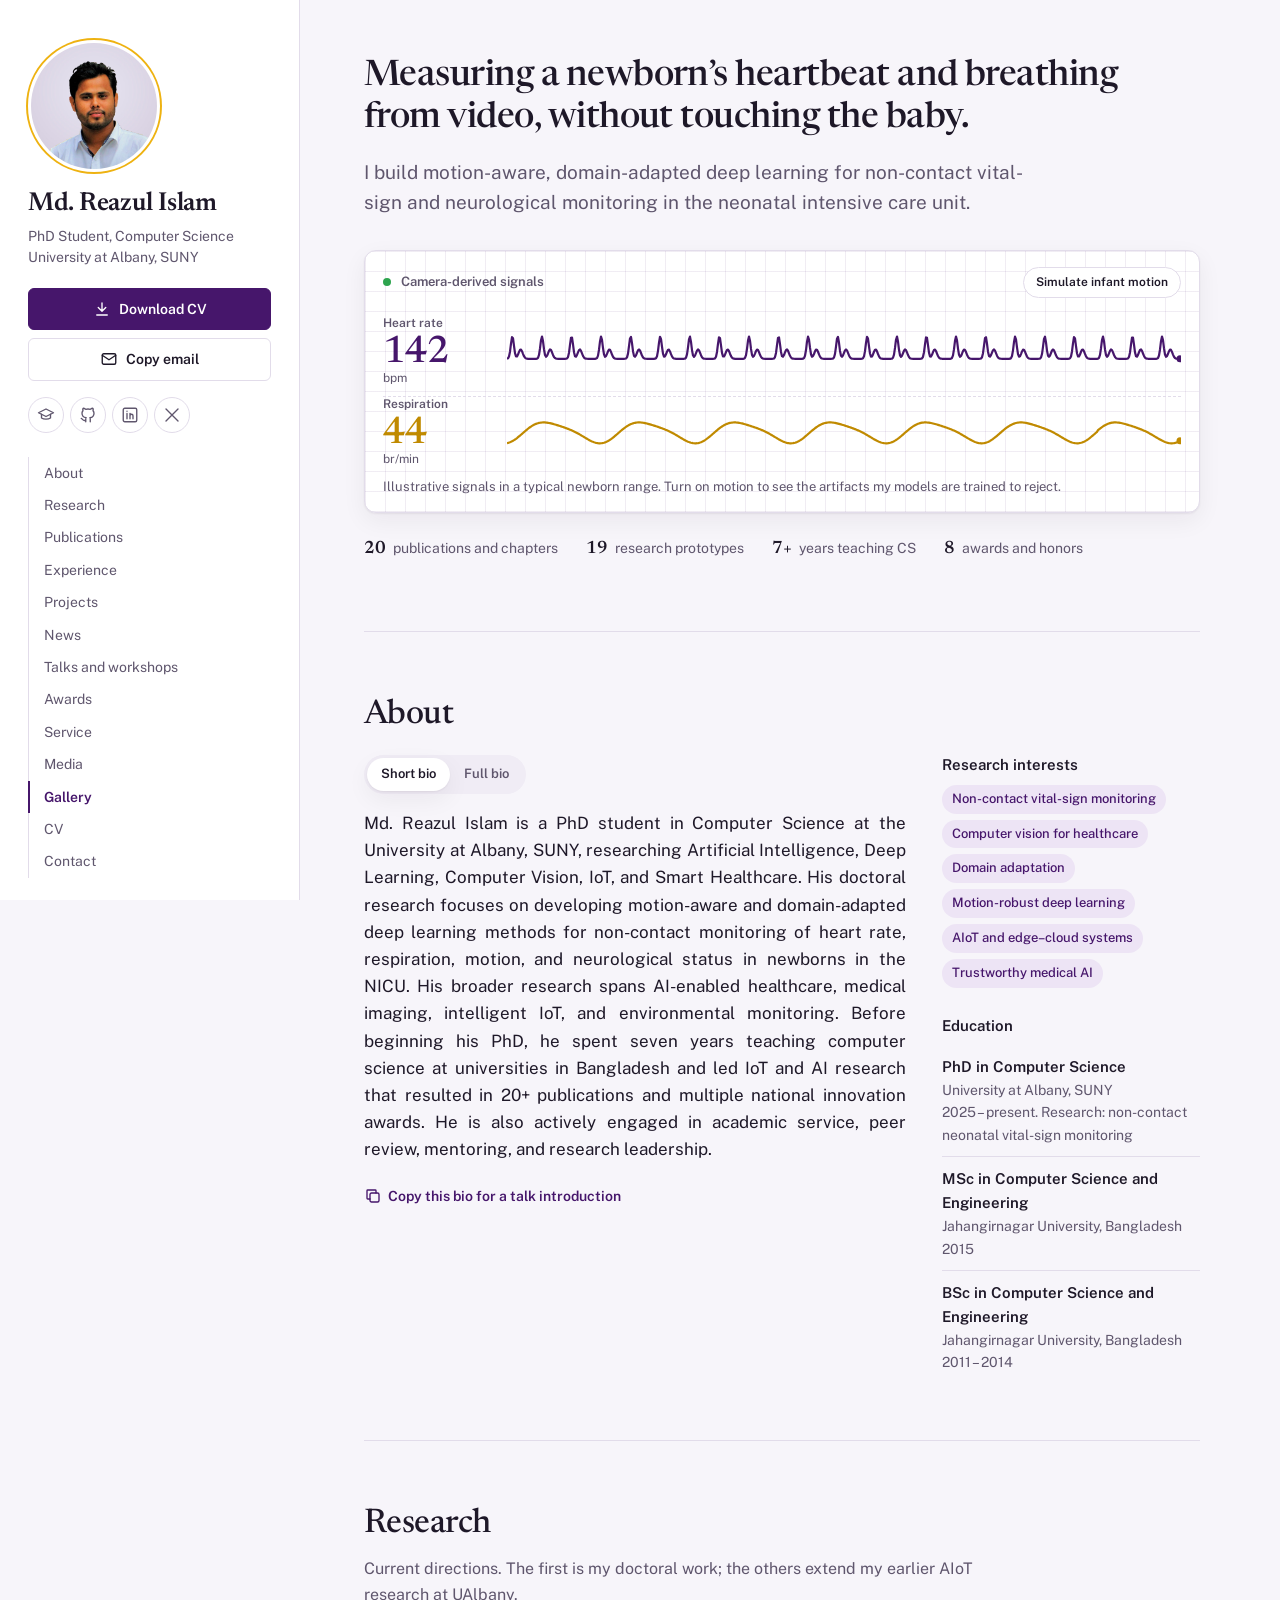
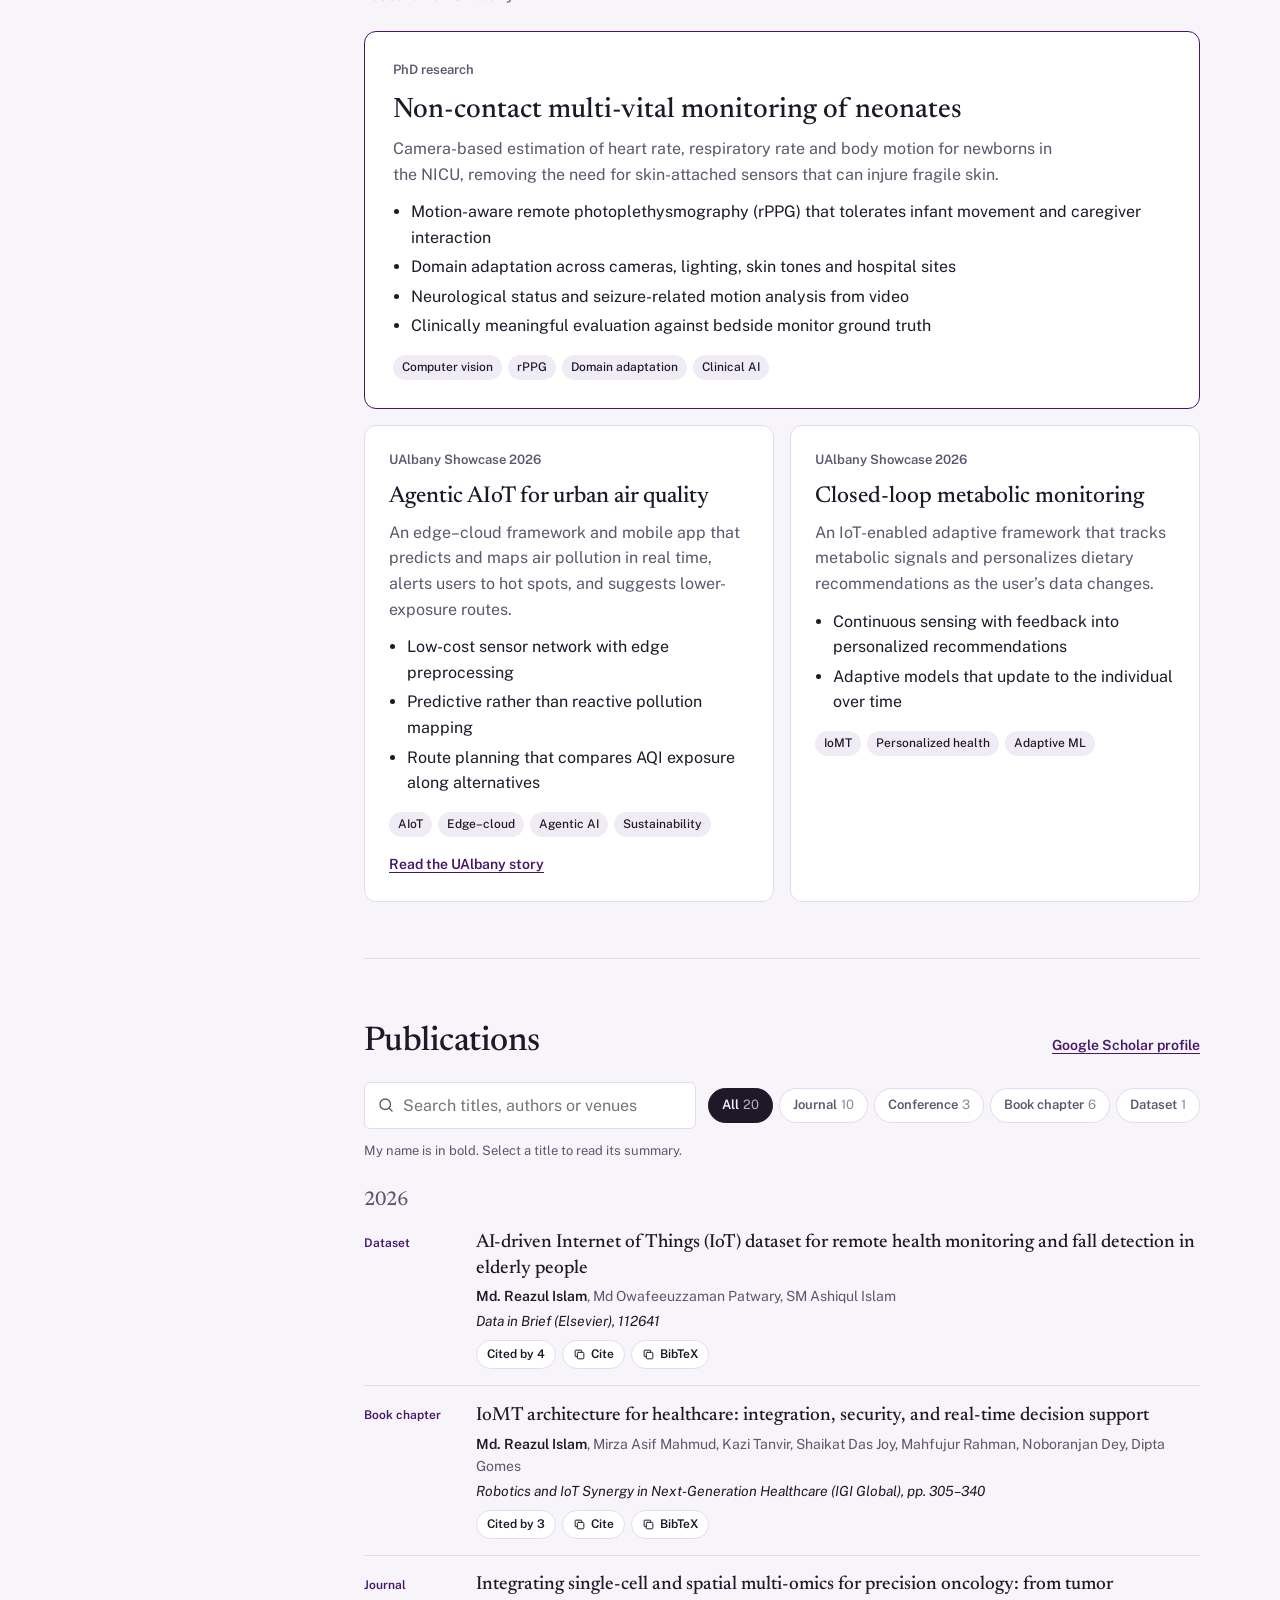
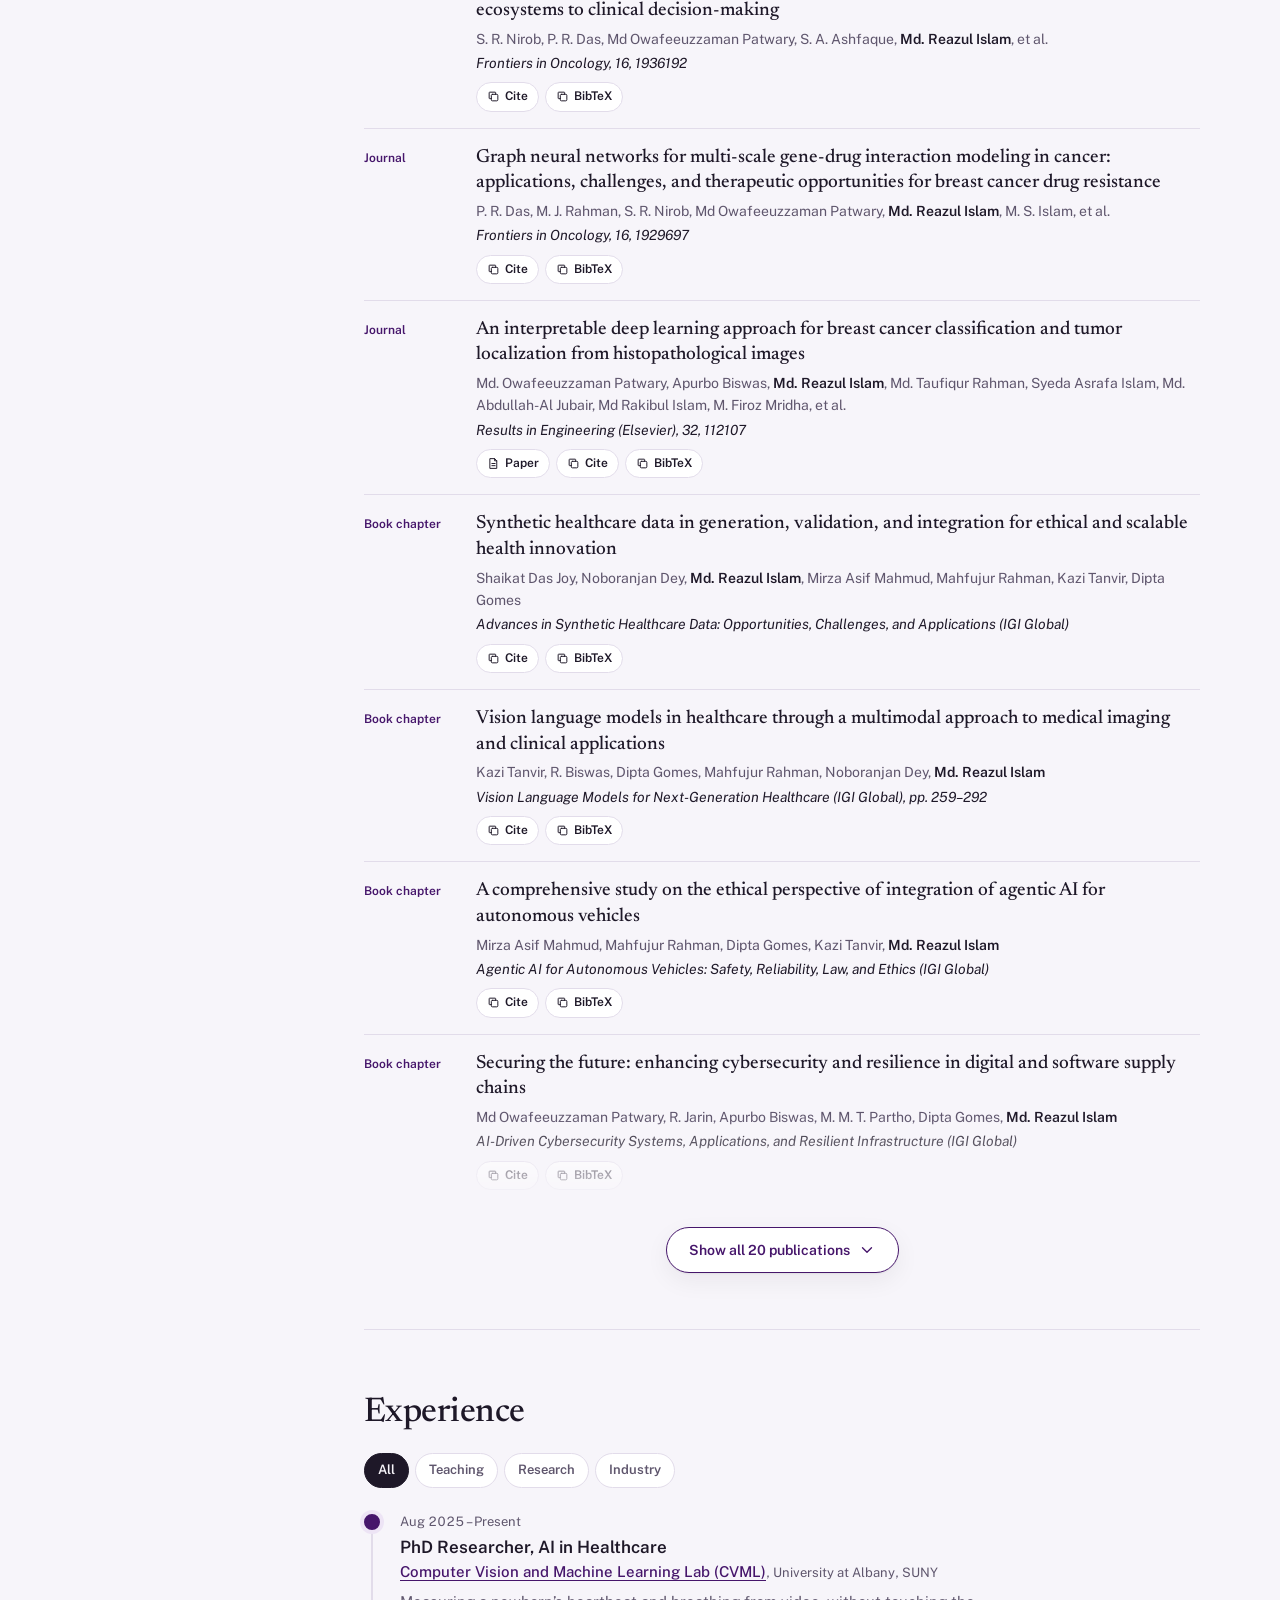
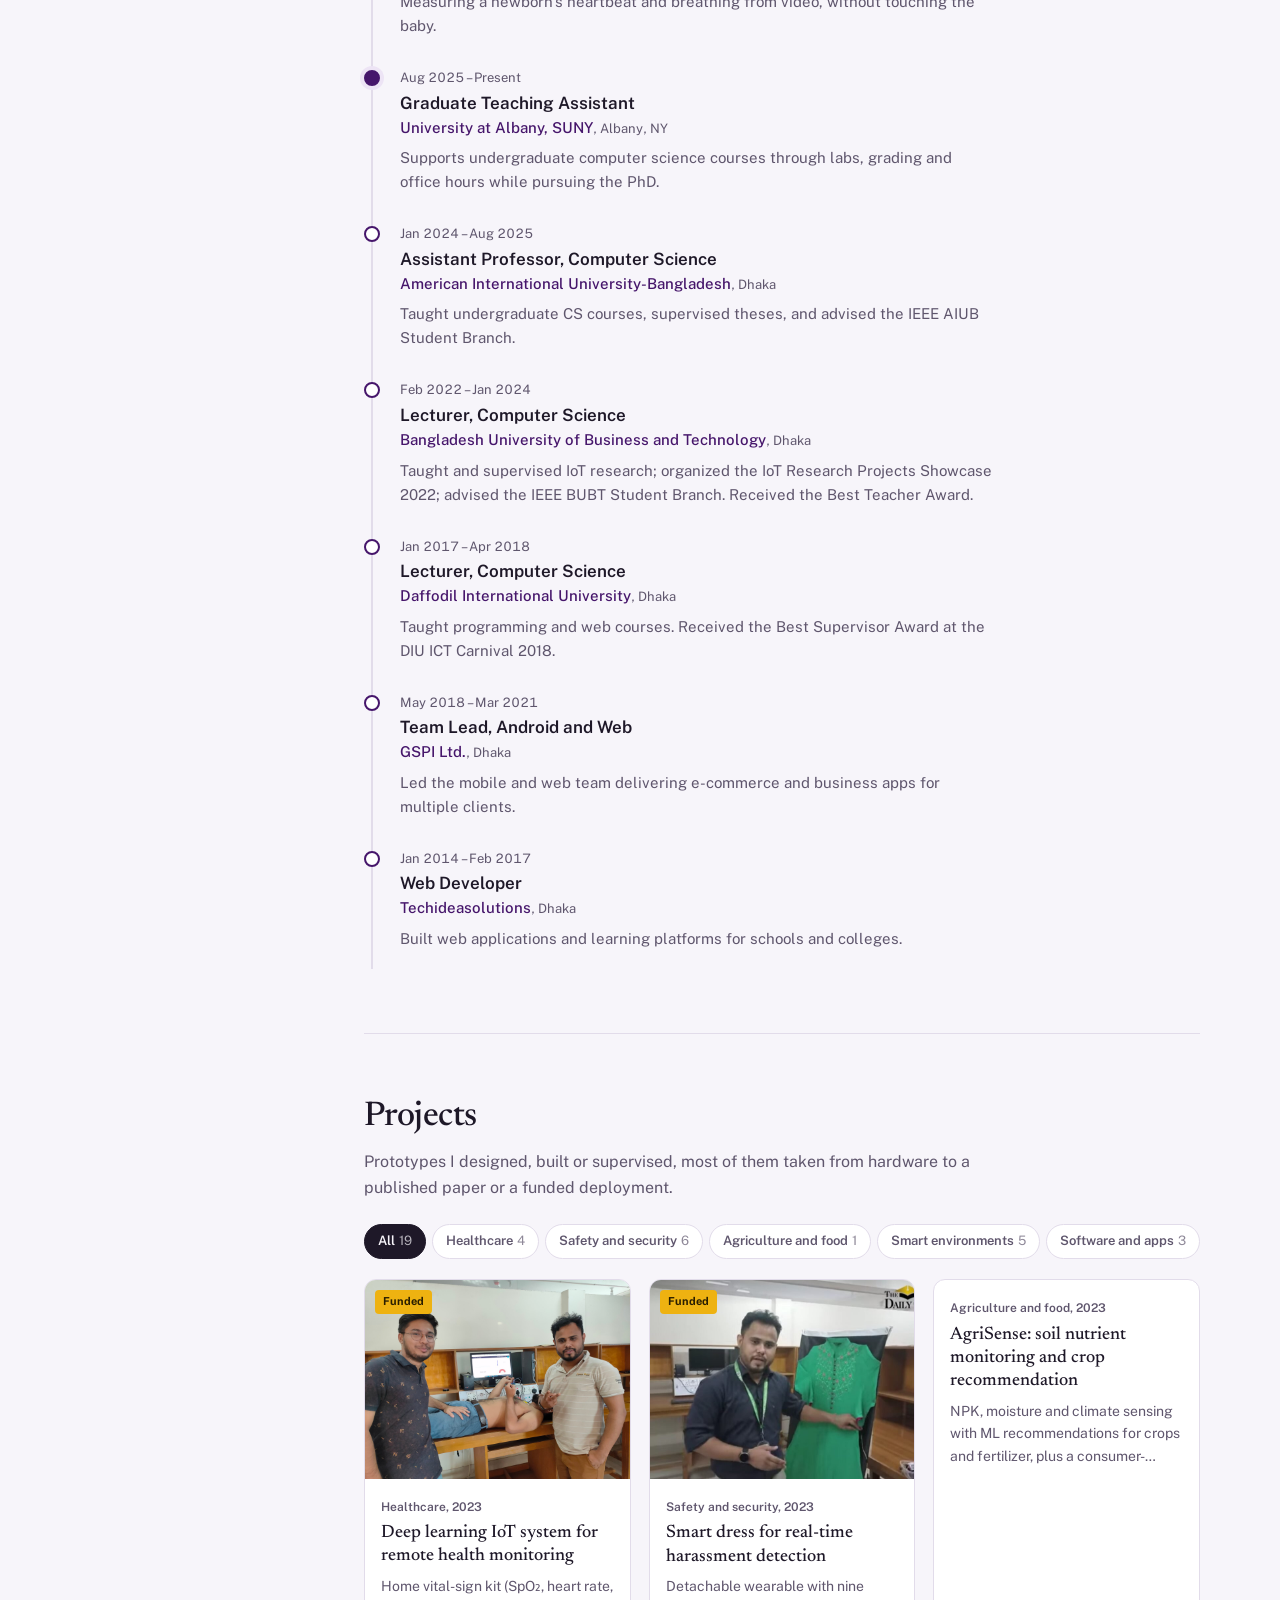
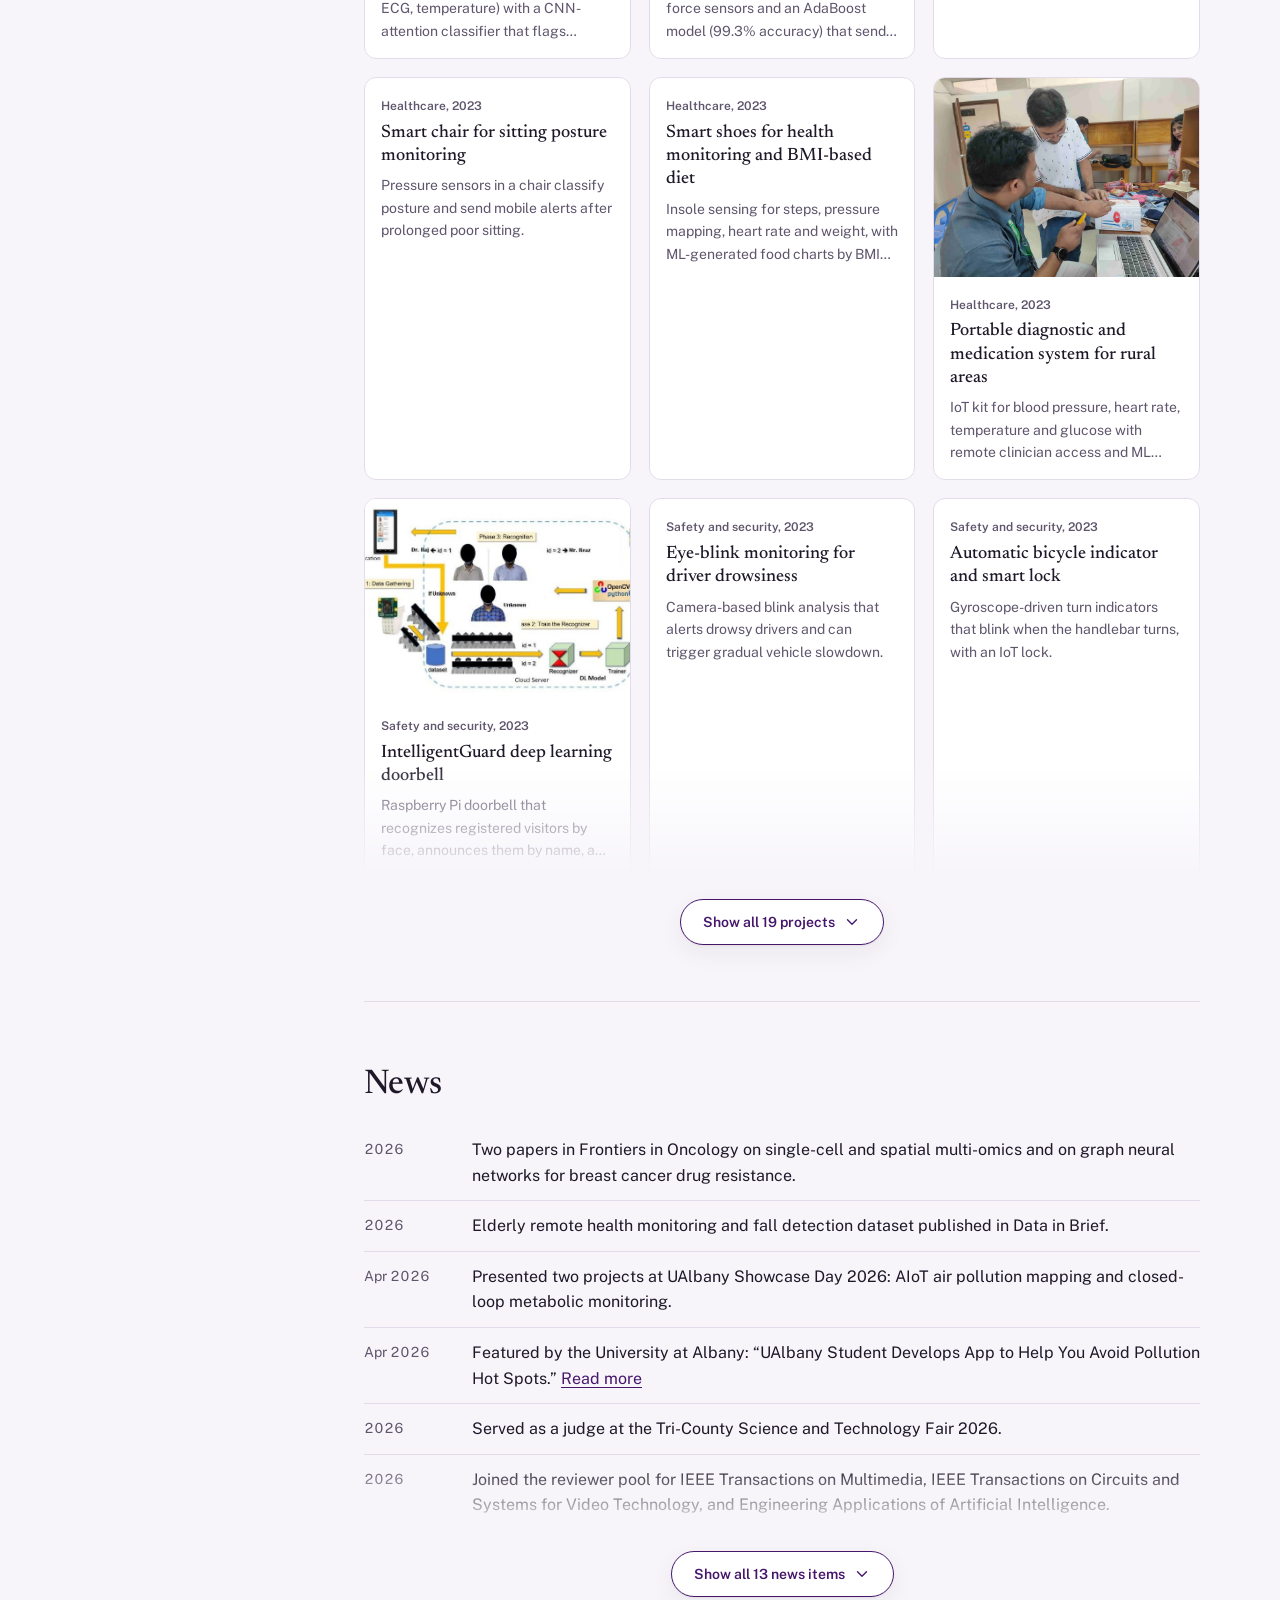
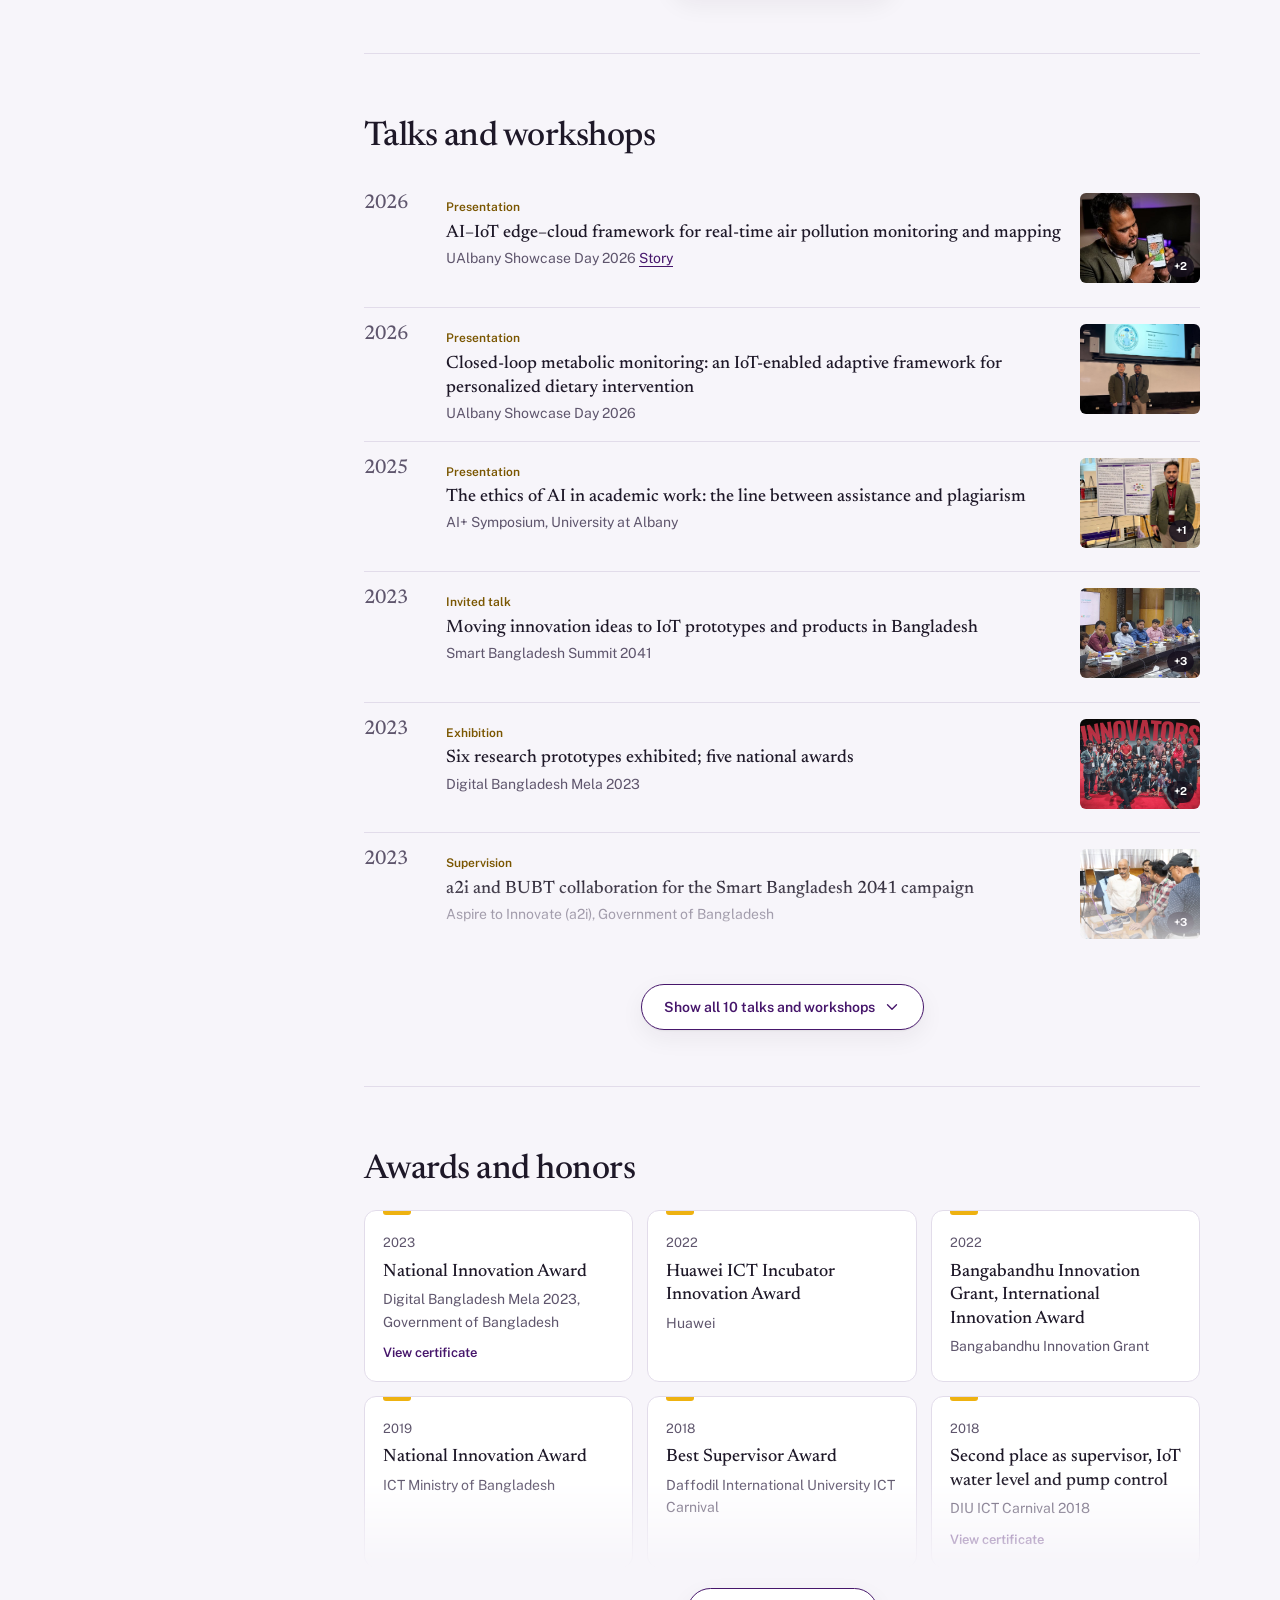
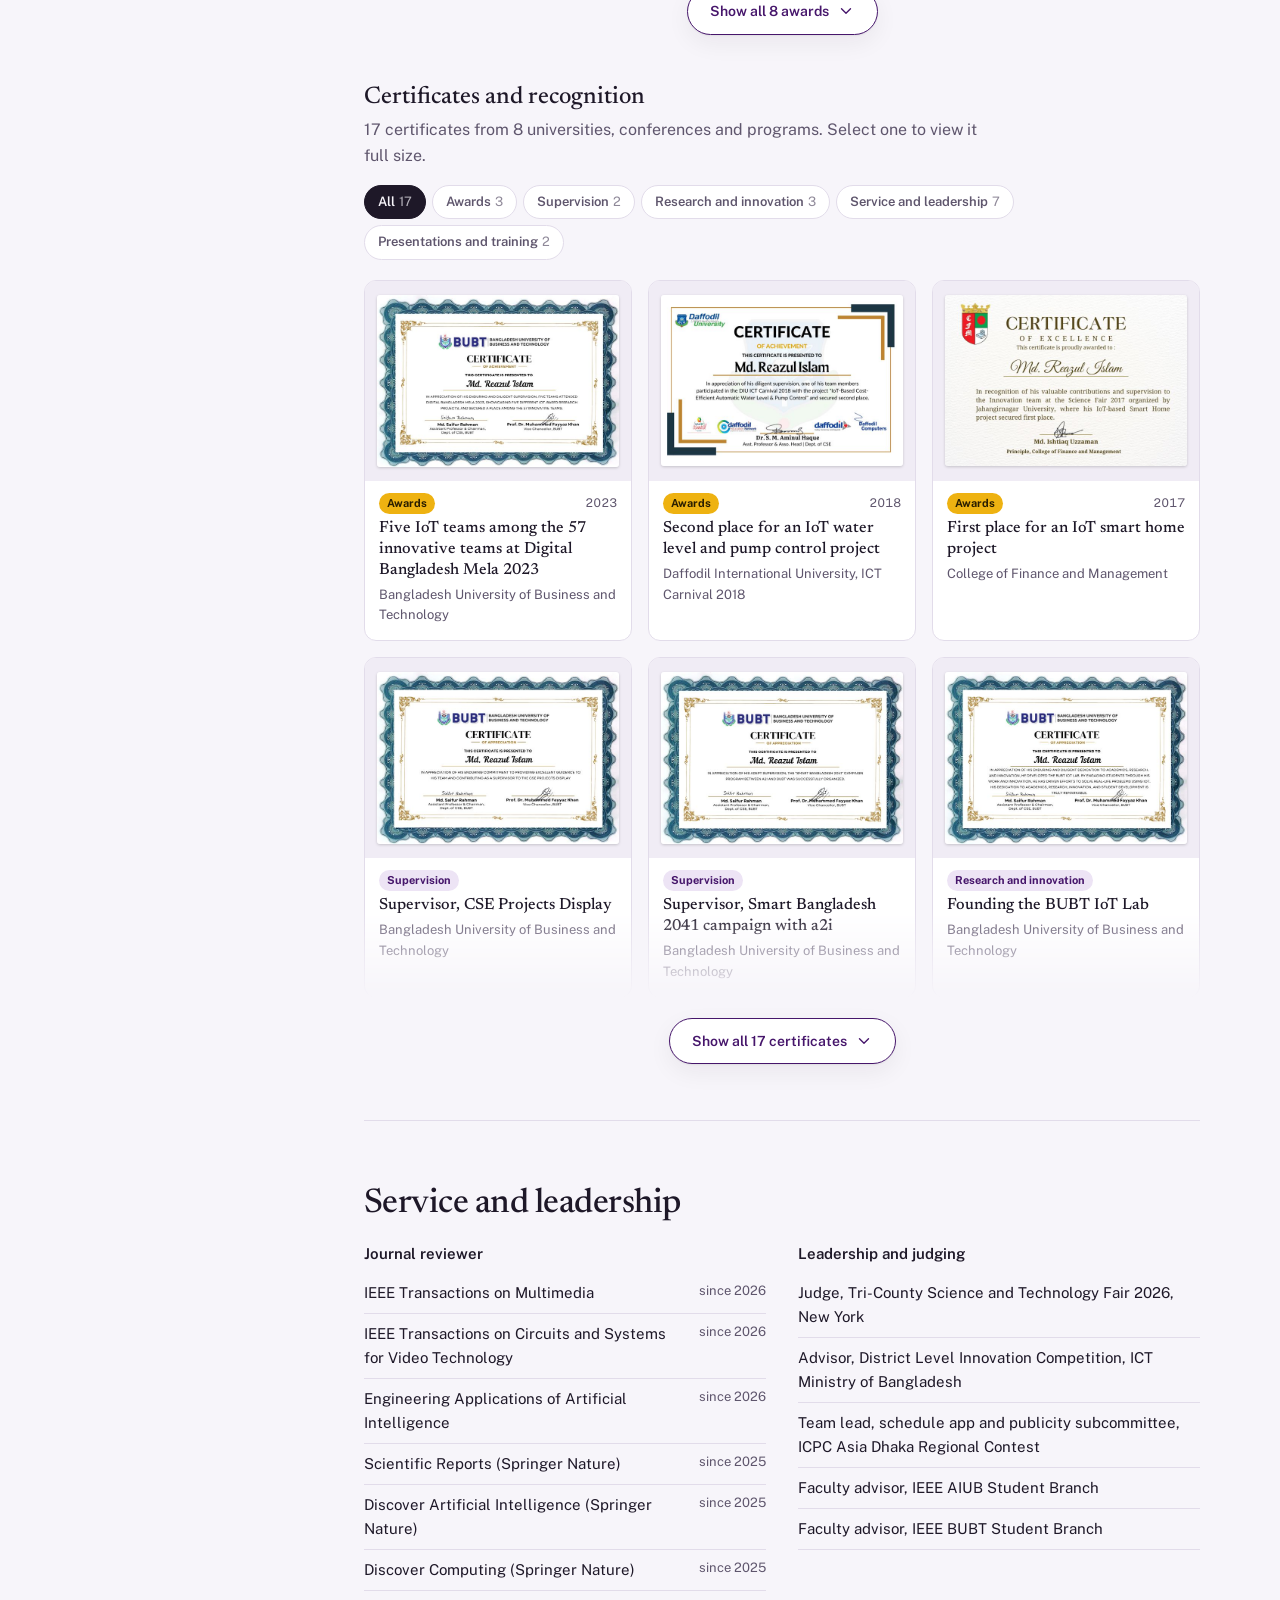
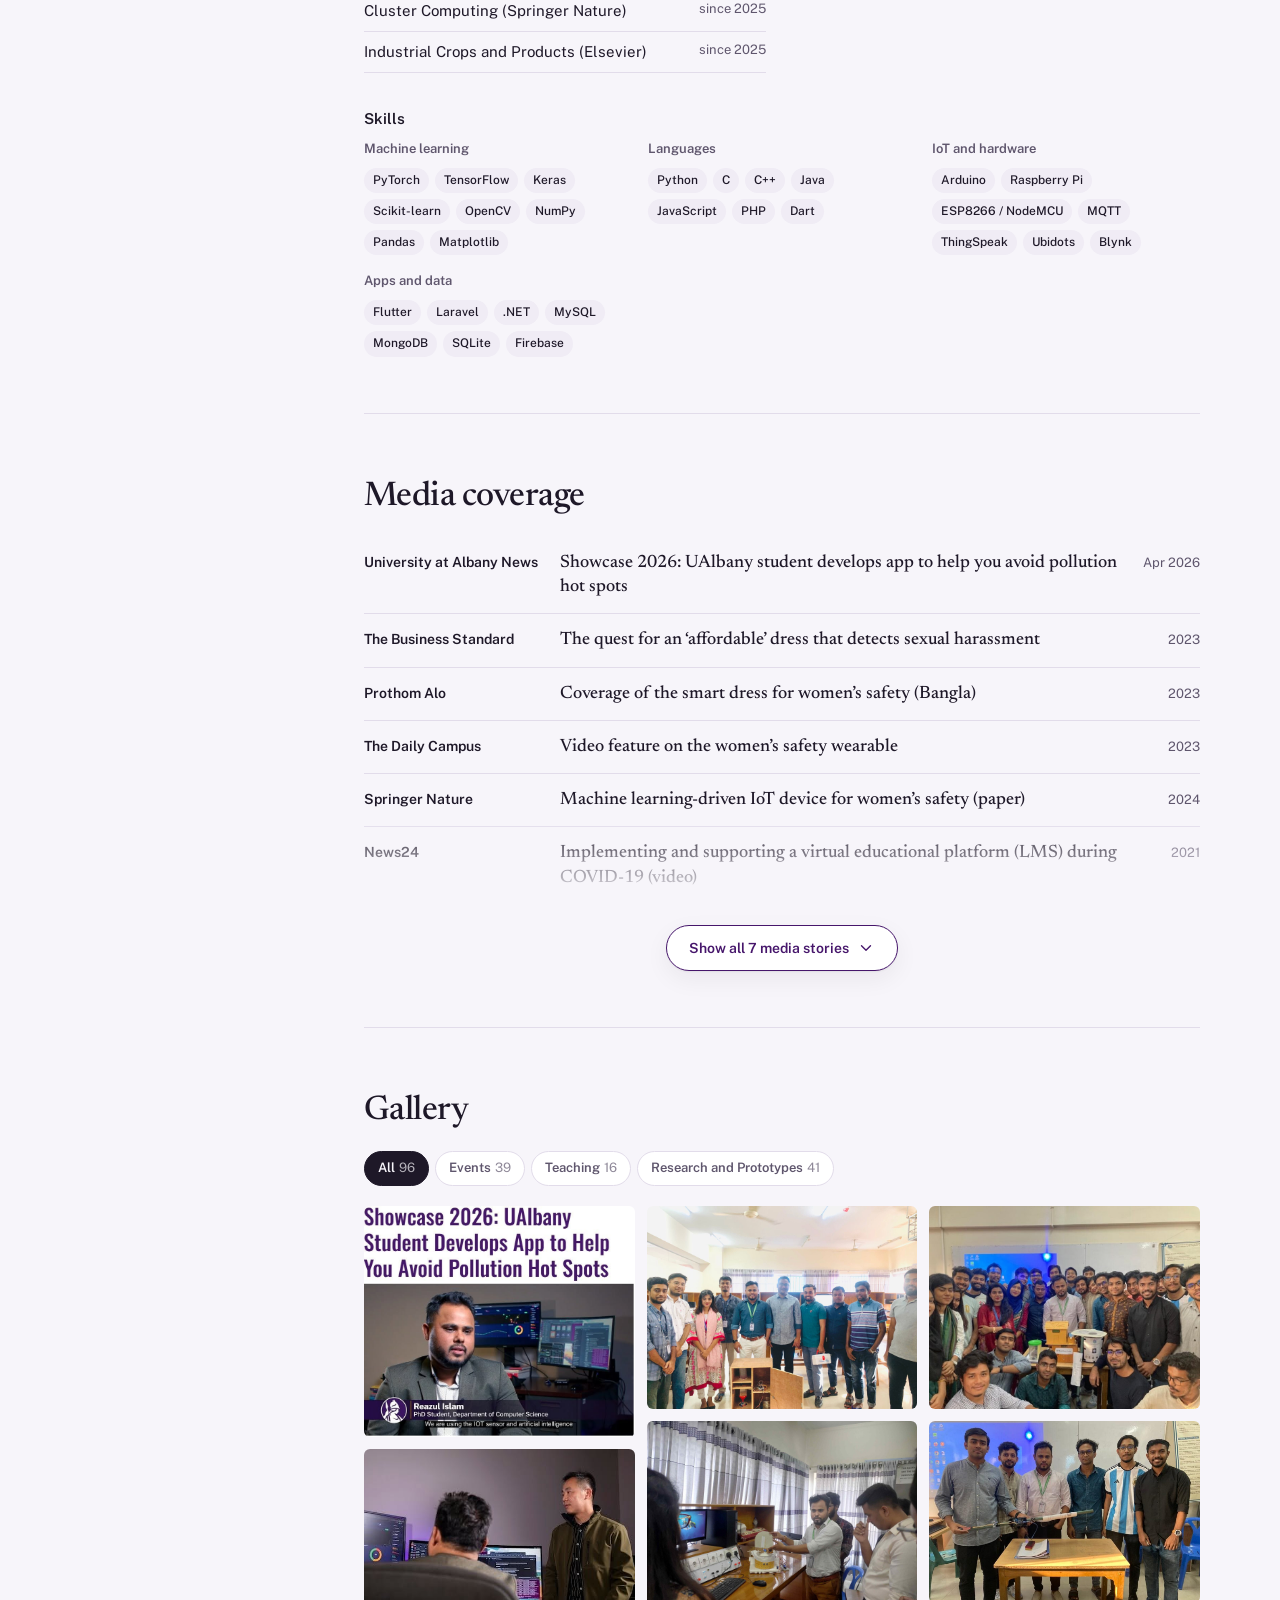
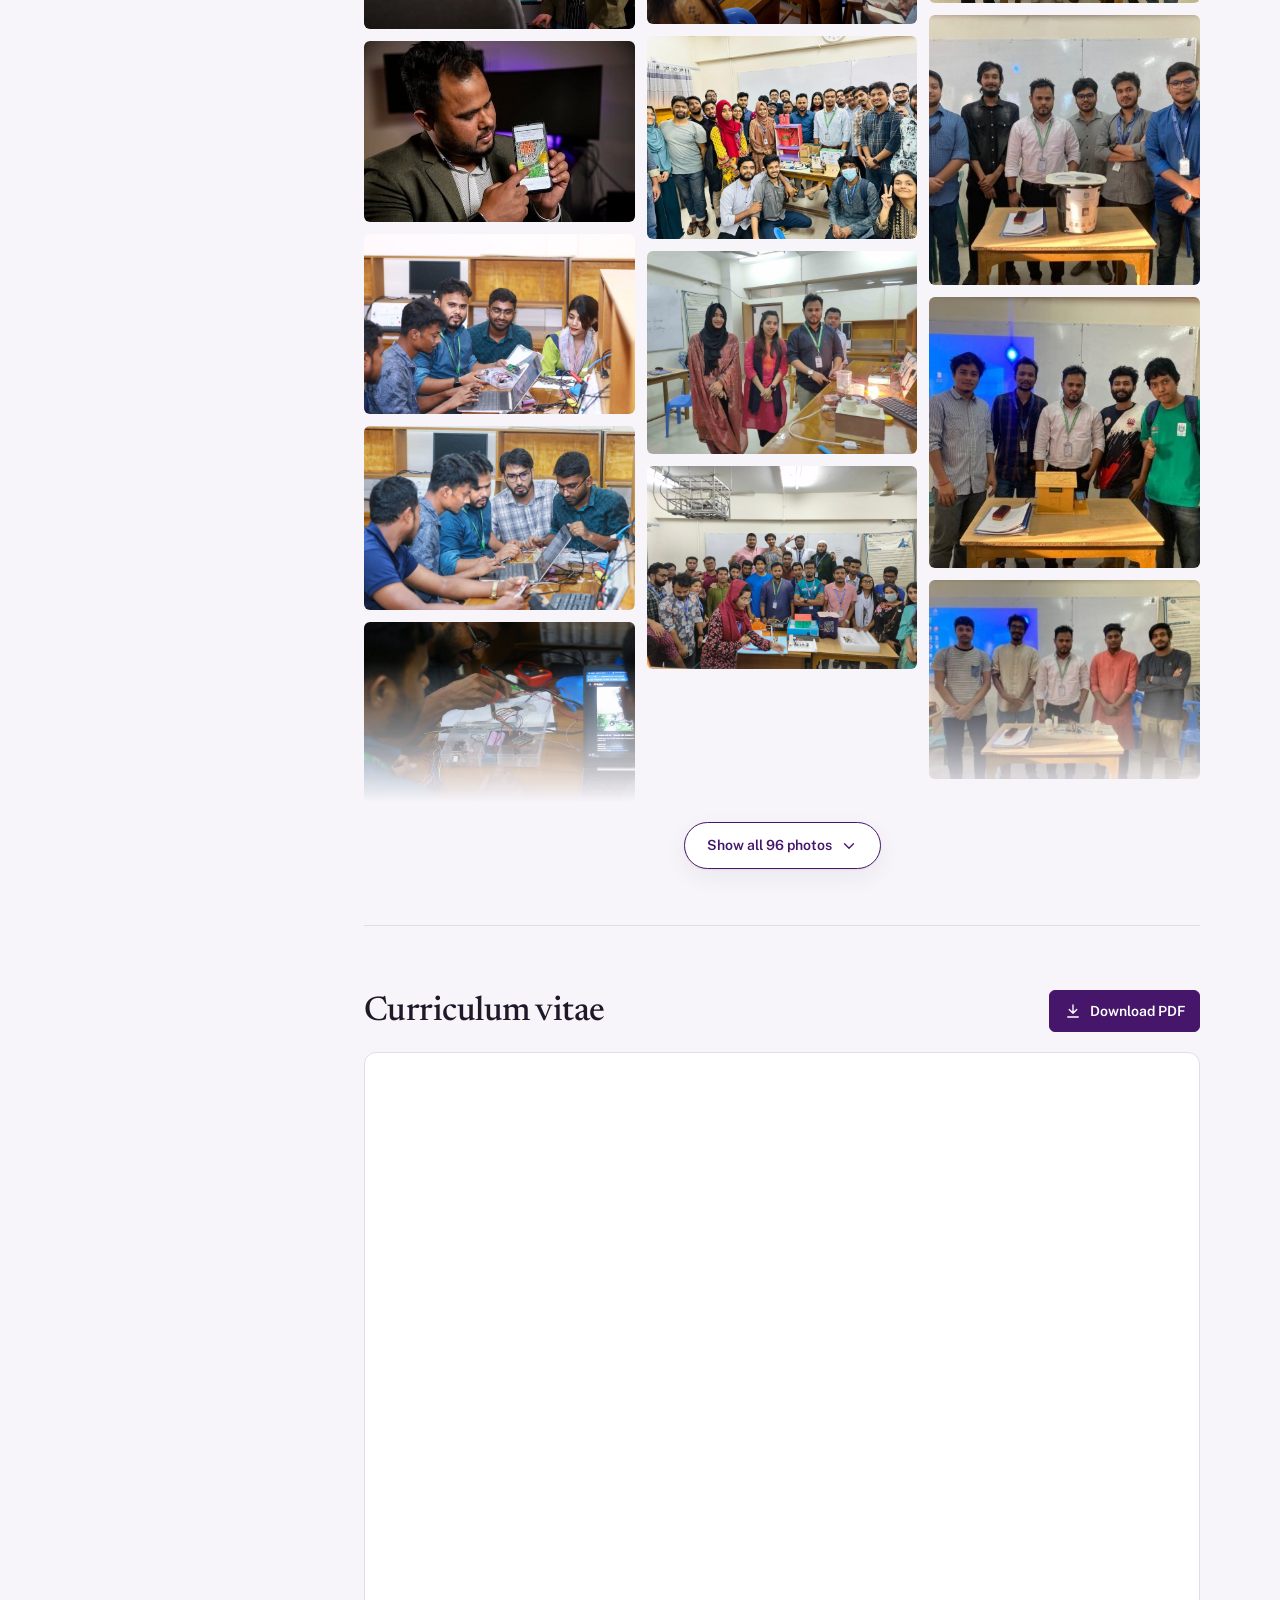
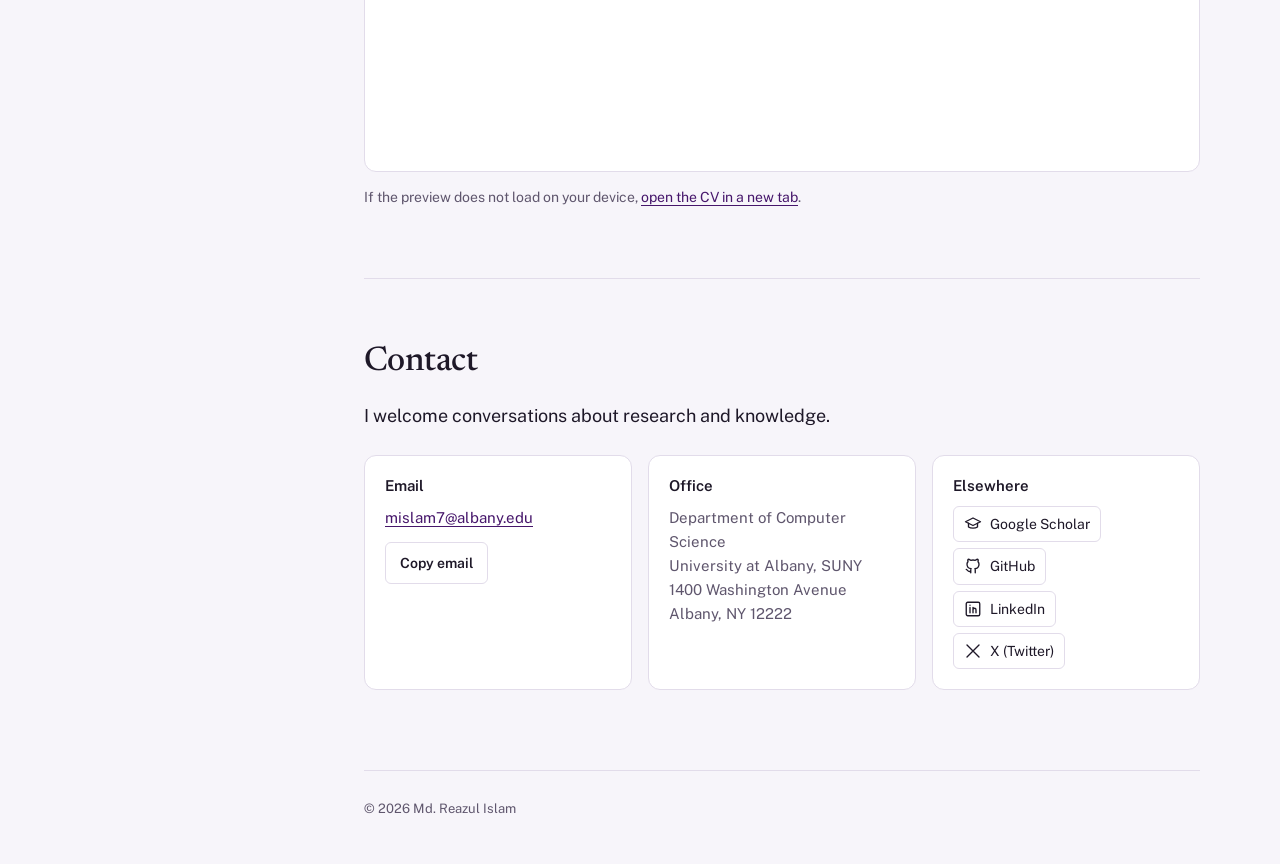
<file: index.html>
<!doctype html>
<html lang="en" data-theme="">
<head>
  <meta charset="utf-8">
  <meta name="viewport" content="width=device-width, initial-scale=1, viewport-fit=cover">
  <title>Md. Reazul Islam | PhD Researcher, AI in Healthcare</title>
  <meta name="description" content="Md. Reazul Islam is a PhD student in Computer Science at the University at Albany, SUNY, researching computer vision and deep learning for non-contact vital-sign monitoring of newborns in the NICU.">
  <meta name="keywords" content="Md. Reazul Islam, Reazul Islam, University at Albany, PhD, computer vision, rPPG, NICU, neonatal monitoring, deep learning, IoT, AIoT, healthcare AI">
  <meta name="author" content="Md. Reazul Islam">
  <meta name="theme-color" content="#46166B">

  <!-- Open Graph / social previews -->
  <meta property="og:type" content="profile">
  <meta property="og:title" content="Md. Reazul Islam | PhD Researcher, AI in Healthcare">
  <meta property="og:description" content="Computer vision and deep learning for non-contact vital-sign monitoring of newborns. PhD student, University at Albany, SUNY.">
  <meta property="og:image" content="https://md-reazul-islam.github.io/assets/img/profile.jpg">
  <meta name="twitter:card" content="summary">

  <link rel="icon" href="data:image/svg+xml,<svg xmlns=%22http://www.w3.org/2000/svg%22 viewBox=%220 0 100 100%22><rect width=%22100%22 height=%22100%22 rx=%2222%22 fill=%22%2346166B%22/><path d=%22M12 56h18l8-22 12 40 10-30 6 12h22%22 fill=%22none%22 stroke=%22%23EEB211%22 stroke-width=%228%22 stroke-linecap=%22round%22 stroke-linejoin=%22round%22/></svg>">

  <link rel="preconnect" href="https://fonts.googleapis.com">
  <link rel="preconnect" href="https://fonts.gstatic.com" crossorigin>
  <link href="https://fonts.googleapis.com/css2?family=Newsreader:ital,opsz,wght@0,6..72,400;0,6..72,500;0,6..72,600;1,6..72,400&family=Public+Sans:wght@400;500;600;700&display=swap" rel="stylesheet">
  <link rel="stylesheet" href="assets/css/style.css">

  <!-- Structured data for search engines -->
  <script type="application/ld+json">
  {
    "@context": "https://schema.org",
    "@type": "Person",
    "name": "Md. Reazul Islam",
    "jobTitle": "PhD Student, Computer Science",
    "affiliation": { "@type": "CollegeOrUniversity", "name": "University at Albany, State University of New York" },
    "alumniOf": { "@type": "CollegeOrUniversity", "name": "Jahangirnagar University" },
    "email": "mailto:mislam7@albany.edu",
    "url": "https://md-reazul-islam.github.io",
    "sameAs": [
      "https://scholar.google.com/citations?user=qvP0kzkAAAAJ",
      "https://github.com/md-reazul-islam",
      "https://www.linkedin.com/in/md-reazul-islam-reaz/"
    ],
    "knowsAbout": ["Computer vision", "Deep learning", "Remote photoplethysmography", "Neonatal monitoring", "Internet of Things"]
  }
  </script>
  <script>
    /* set theme before paint to avoid a flash */
    (function () {
      try {
        var t = localStorage.getItem("theme");
        if (t) document.documentElement.setAttribute("data-theme", t);
      } catch (e) {}
    })();
  </script>
</head>
<body>
  <a class="skip" href="#main">Skip to content</a>

  <!-- Mobile top bar -->
  <header class="topbar">
    <a class="topbar-name" href="#top">Reazul Islam</a>
    <div class="topbar-actions">
      <button class="icon-btn" data-action="palette" aria-label="Search the site"><svg viewBox="0 0 24 24"><circle cx="11" cy="11" r="7"/><path d="m20 20-3.5-3.5"/></svg></button>
      <button class="icon-btn" data-action="theme" aria-label="Switch color theme"><svg class="i-sun" viewBox="0 0 24 24"><circle cx="12" cy="12" r="4"/><path d="M12 2v2M12 20v2M4.9 4.9l1.4 1.4M17.7 17.7l1.4 1.4M2 12h2M20 12h2M4.9 19.1l1.4-1.4M17.7 6.3l1.4-1.4"/></svg><svg class="i-moon" viewBox="0 0 24 24"><path d="M20 14.5A8 8 0 1 1 9.5 4a6.5 6.5 0 0 0 10.5 10.5z"/></svg></button>
      <button class="icon-btn" id="menuBtn" aria-label="Open menu" aria-expanded="false" aria-controls="sidebar"><svg viewBox="0 0 24 24"><path d="M4 7h16M4 12h16M4 17h16"/></svg></button>
    </div>
  </header>

  <div class="layout" id="top">
    <!-- Sidebar -->
    <aside class="sidebar" id="sidebar">
      <div class="side-inner">
        <img class="portrait" id="portrait" alt="Portrait of Md. Reazul Islam" width="132" height="132">
        <h1 class="side-name">Md. Reazul Islam</h1>
        <p class="side-role">PhD Student, Computer Science<br>University at Albany, SUNY</p>

        <div class="side-buttons">
          <a class="btn btn-primary" id="cvBtn" href="assets/cv/Md_Reazul_Islam_CV.pdf" download>
            <svg viewBox="0 0 24 24"><path d="M12 4v11M7 10l5 5 5-5M5 20h14"/></svg>Download CV
          </a>
          <button class="btn" data-copy="email"><svg viewBox="0 0 24 24"><rect x="3" y="5" width="18" height="14" rx="2"/><path d="m3 7 9 6 9-6"/></svg><span>Copy email</span></button>
        </div>

        <ul class="social" id="social"></ul>

        <nav class="side-nav" aria-label="Sections">
          <ul id="navList">
            <li><a href="#about">About</a></li>
            <li><a href="#research">Research</a></li>
            <li><a href="#publications">Publications</a></li>
            <li><a href="#experience">Experience</a></li>
            <li><a href="#projects">Projects</a></li>
            <li><a href="#news">News</a></li>
            <li><a href="#talks">Talks and workshops</a></li>
            <li><a href="#awards">Awards</a></li>
            <li><a href="#service">Service</a></li>
            <li><a href="#media">Media</a></li>
            <li><a href="#gallery">Gallery</a></li>
            <li><a href="#cv">CV</a></li>
            <li><a href="#contact">Contact</a></li>
          </ul>
        </nav>

        <div class="side-foot">
          <button class="kbd-hint" data-action="palette"><svg viewBox="0 0 24 24"><circle cx="11" cy="11" r="7"/><path d="m20 20-3.5-3.5"/></svg>Search <kbd id="kbdKey">Ctrl K</kbd></button>
          <button class="icon-btn" data-action="theme" aria-label="Switch color theme"><svg class="i-sun" viewBox="0 0 24 24"><circle cx="12" cy="12" r="4"/><path d="M12 2v2M12 20v2M4.9 4.9l1.4 1.4M17.7 17.7l1.4 1.4M2 12h2M20 12h2M4.9 19.1l1.4-1.4M17.7 6.3l1.4-1.4"/></svg><svg class="i-moon" viewBox="0 0 24 24"><path d="M20 14.5A8 8 0 1 1 9.5 4a6.5 6.5 0 0 0 10.5 10.5z"/></svg></button>
        </div>
      </div>
    </aside>
    <div class="scrim" id="scrim" hidden></div>

    <main id="main">
      <!-- HERO: the vital-sign monitor strip -->
      <section class="hero" aria-labelledby="heroTitle">
        <div class="mobile-id">
          <img id="portraitMobile" alt="Portrait of Md. Reazul Islam" width="64" height="64">
          <div><b>Md. Reazul Islam</b><span>PhD Student, University at Albany, SUNY</span></div>
        </div>
        <h2 class="hero-title" id="heroTitle">Measuring a newborn’s heartbeat and breathing from video, without touching the baby.</h2>
        <p class="hero-lede">I build motion-aware, domain-adapted deep learning for non-contact vital-sign and neurological monitoring in the neonatal intensive care unit.</p>

        <figure class="monitor" aria-label="Animated illustration of heart and respiration signals">
          <div class="monitor-head">
            <span class="live-dot" aria-hidden="true"></span>
            <span>Camera-derived signals</span>
            <button class="monitor-toggle" id="motionToggle" aria-pressed="false">Simulate infant motion</button>
          </div>
          <div class="trace">
            <div class="trace-label"><span class="trace-name">Heart rate</span><span class="trace-val" id="hrVal">142</span><span class="trace-unit">bpm</span></div>
            <div class="trace-plot"><canvas id="hrCanvas" data-h="90"></canvas></div>
          </div>
          <div class="trace">
            <div class="trace-label"><span class="trace-name">Respiration</span><span class="trace-val resp" id="rrVal">44</span><span class="trace-unit">br/min</span></div>
            <div class="trace-plot"><canvas id="rrCanvas" data-h="70"></canvas></div>
          </div>
          <figcaption id="monitorCaption">Illustrative signals in a typical newborn range. Turn on motion to see the artifacts my models are trained to reject.</figcaption>
        </figure>

        <div class="hero-meta">
          <div><strong id="statPubs">0</strong> publications and chapters</div>
          <div><strong id="statProjects">0</strong> research prototypes</div>
          <div><strong>7+</strong> years teaching CS</div>
          <div><strong id="statAwards">0</strong> awards and honors</div>
        </div>
      </section>

      <!-- ABOUT -->
      <section id="about" class="section">
        <h2 class="section-title">About</h2>
        <div class="about-grid">
          <div>
            <div class="bio-switch" role="tablist" aria-label="Biography length">
              <button role="tab" aria-selected="true" data-bio="short">Short bio</button>
              <button role="tab" aria-selected="false" data-bio="long">Full bio</button>
            </div>
            <div id="bioBody" class="bio prose"></div>
            <button class="link-btn" id="copyBio"><svg viewBox="0 0 24 24"><rect x="8" y="8" width="12" height="12" rx="2"/><path d="M16 8V5a1 1 0 0 0-1-1H5a1 1 0 0 0-1 1v10a1 1 0 0 0 1 1h3"/></svg>Copy this bio for a talk introduction</button>
          </div>
          <div class="about-side">
            <h3 class="mini-title">Research interests</h3>
            <ul class="chips" id="interests"></ul>
            <h3 class="mini-title">Education</h3>
            <ol class="edu" id="education"></ol>
          </div>
        </div>
      </section>

      <!-- RESEARCH -->
      <section id="research" class="section">
        <h2 class="section-title">Research</h2>
        <p class="section-lede">Current directions. The first is my doctoral work; the others extend my earlier AIoT research at UAlbany.</p>
        <div class="research-list" id="researchList"></div>
      </section>

      <!-- PUBLICATIONS -->
      <section id="publications" class="section">
        <div class="section-head">
          <h2 class="section-title">Publications</h2>
          <a class="text-link" id="scholarLink" target="_blank" rel="noopener">Google Scholar profile</a>
        </div>
        <div class="toolbar">
          <label class="search">
            <svg viewBox="0 0 24 24"><circle cx="11" cy="11" r="7"/><path d="m20 20-3.5-3.5"/></svg>
            <input type="search" id="pubSearch" placeholder="Search titles, authors or venues" aria-label="Search publications">
          </label>
          <div class="seg" id="pubFilter" role="group" aria-label="Filter publications by type"></div>
        </div>
        <p class="pub-note">My name is in bold. Select a title to read its summary.</p>
        <div id="pubList"></div>
        <div class="gal-more-wrap">
          <button class="gal-more" id="pubMore" aria-controls="pubList" aria-expanded="false" hidden><span>Show all publications</span><svg viewBox="0 0 24 24" aria-hidden="true"><path d="m6 9 6 6 6-6"/></svg></button>
        </div>
        <p class="empty" id="pubEmpty" hidden>No publications match that search. Clear the search box or pick “All”.</p>
      </section>

      <!-- EXPERIENCE -->
      <section id="experience" class="section">
        <h2 class="section-title">Experience</h2>
        <div class="seg" id="expFilter" role="group" aria-label="Filter experience"></div>
        <ol class="timeline" id="timeline"></ol>
      </section>

      <!-- PROJECTS -->
      <section id="projects" class="section">
        <h2 class="section-title">Projects</h2>
        <p class="section-lede">Prototypes I designed, built or supervised, most of them taken from hardware to a published paper or a funded deployment.</p>
        <div class="seg" id="projFilter" role="group" aria-label="Filter projects by area"></div>
        <div class="proj-grid" id="projGrid"></div>
        <div class="gal-more-wrap">
          <button class="gal-more" id="projMore" aria-controls="projGrid" aria-expanded="false" hidden><span>Show all projects</span><svg viewBox="0 0 24 24" aria-hidden="true"><path d="m6 9 6 6 6-6"/></svg></button>
        </div>
      </section>

      <!-- NEWS -->
      <section id="news" class="section">
        <h2 class="section-title">News</h2>
        <ul class="news" id="newsList"></ul>
        <div class="gal-more-wrap">
          <button class="gal-more" id="newsMore" aria-controls="newsList" aria-expanded="false"><span>Show all news</span><svg viewBox="0 0 24 24" aria-hidden="true"><path d="m6 9 6 6 6-6"/></svg></button>
        </div>
      </section>

      <!-- TALKS -->
      <section id="talks" class="section">
        <h2 class="section-title">Talks and workshops</h2>
        <div class="talks" id="talkList"></div>
        <div class="gal-more-wrap">
          <button class="gal-more" id="talkMore" aria-controls="talkList" aria-expanded="false" hidden><span>Show all</span><svg viewBox="0 0 24 24" aria-hidden="true"><path d="m6 9 6 6 6-6"/></svg></button>
        </div>
      </section>

      <!-- AWARDS -->
      <section id="awards" class="section">
        <h2 class="section-title">Awards and honors</h2>
        <ul class="awards" id="awardList"></ul>
        <div class="gal-more-wrap">
          <button class="gal-more" id="awardMore" aria-controls="awardList" aria-expanded="false" hidden><span>Show all</span><svg viewBox="0 0 24 24" aria-hidden="true"><path d="m6 9 6 6 6-6"/></svg></button>
        </div>

        <div class="certs-head">
          <h3 class="sub-title">Certificates and recognition</h3>
          <p class="section-lede" id="certLede"></p>
        </div>
        <div class="seg" id="certFilter" role="group" aria-label="Filter certificates"></div>
        <div class="certs" id="certGrid"></div>
        <div class="gal-more-wrap">
          <button class="gal-more" id="certMore" aria-controls="certGrid" aria-expanded="false" hidden><span>Show all</span><svg viewBox="0 0 24 24" aria-hidden="true"><path d="m6 9 6 6 6-6"/></svg></button>
        </div>
      </section>

      <!-- SERVICE -->
      <section id="service" class="section">
        <h2 class="section-title">Service and leadership</h2>
        <div class="two-col">
          <div>
            <h3 class="mini-title">Journal reviewer</h3>
            <ul class="plain-list" id="reviewList"></ul>
          </div>
          <div>
            <h3 class="mini-title">Leadership and judging</h3>
            <ul class="plain-list" id="leadList"></ul>
          </div>
        </div>
        <h3 class="mini-title spaced">Skills</h3>
        <div class="skills" id="skillList"></div>
      </section>

      <!-- MEDIA -->
      <section id="media" class="section">
        <h2 class="section-title">Media coverage</h2>
        <ul class="media" id="mediaList"></ul>
        <div class="gal-more-wrap">
          <button class="gal-more" id="mediaMore" aria-controls="mediaList" aria-expanded="false" hidden><span>Show all</span><svg viewBox="0 0 24 24" aria-hidden="true"><path d="m6 9 6 6 6-6"/></svg></button>
        </div>
      </section>

      <!-- GALLERY -->
      <section id="gallery" class="section">
        <h2 class="section-title">Gallery</h2>
        <div class="seg" id="galFilter" role="group" aria-label="Filter gallery"></div>
        <div class="gallery" id="galGrid"></div>
        <div class="gal-more-wrap">
          <button class="gal-more" id="galMore" aria-controls="galGrid" aria-expanded="false" hidden><span>Show all photos</span><svg viewBox="0 0 24 24" aria-hidden="true"><path d="m6 9 6 6 6-6"/></svg></button>
        </div>
      </section>

      <!-- CV -->
      <section id="cv" class="section">
        <div class="section-head">
          <h2 class="section-title">Curriculum vitae</h2>
          <a class="btn btn-primary" href="assets/cv/Md_Reazul_Islam_CV.pdf" download><svg viewBox="0 0 24 24"><path d="M12 4v11M7 10l5 5 5-5M5 20h14"/></svg>Download PDF</a>
        </div>
        <div class="cv-frame">
          <iframe src="assets/cv/Md_Reazul_Islam_CV.pdf#view=FitH" title="CV of Md. Reazul Islam" loading="lazy"></iframe>
        </div>
        <p class="cv-fallback">If the preview does not load on your device, <a href="assets/cv/Md_Reazul_Islam_CV.pdf" target="_blank" rel="noopener">open the CV in a new tab</a>.</p>
      </section>

      <!-- CONTACT -->
      <section id="contact" class="section contact">
        <h2 class="section-title">Contact</h2>
        <p class="contact-lede">I welcome conversations about research and knowledge.</p>
        <div class="contact-grid">
          <div class="contact-card">
            <h3 class="mini-title">Email</h3>
            <p><a id="emailLink"></a></p>
            <button class="btn" data-copy="email"><span>Copy email</span></button>
          </div>
          <div class="contact-card">
            <h3 class="mini-title">Office</h3>
            <p>Department of Computer Science<br>University at Albany, SUNY<br>1400 Washington Avenue<br>Albany, NY 12222</p>
          </div>
          <div class="contact-card">
            <h3 class="mini-title">Elsewhere</h3>
            <ul class="social social-wide" id="social2"></ul>
          </div>
        </div>
      </section>

      <footer class="footer">
        <p>© <span id="year"></span> Md. Reazul Islam</p>
      </footer>
    </main>
  </div>

  <!-- Project modal -->
  <dialog class="modal" id="projModal" aria-labelledby="pmTitle">
    <button class="modal-close" data-close aria-label="Close project">×</button>
    <div class="pm-media">
      <img id="pmImg" alt="">
      <video id="pmVideo" controls playsinline preload="metadata" hidden></video>
      <iframe id="pmYoutube" hidden allow="accelerometer; autoplay; clipboard-write; encrypted-media; gyroscope; picture-in-picture; web-share" allowfullscreen referrerpolicy="strict-origin-when-cross-origin"></iframe>
      <button class="pm-nav prev" id="pmPrev" aria-label="Previous image">‹</button>
      <button class="pm-nav next" id="pmNext" aria-label="Next image">›</button>
      <div class="pm-count" id="pmCount"></div>
      <div class="pm-thumbs" id="pmThumbs"></div>
    </div>
    <div class="pm-body">
      <p class="pm-meta" id="pmMeta"></p>
      <h3 id="pmTitle"></h3>
      <p id="pmSummary"></p>
      <ul class="chips small" id="pmStack"></ul>
      <div class="pm-links" id="pmLinks"></div>
    </div>
  </dialog>

  <!-- Lightbox -->
  <dialog class="lightbox" id="lightbox" aria-label="Image viewer">
    <button class="modal-close" data-close aria-label="Close image">×</button>
    <img id="lbImg" alt="">
    <div class="lb-text">
      <p id="lbCap"></p>
      <p id="lbDetail" hidden></p>
    </div>
    <button class="pm-nav prev" id="lbPrev" aria-label="Previous image">‹</button>
    <button class="pm-nav next" id="lbNext" aria-label="Next image">›</button>
  </dialog>

  <!-- Command palette -->
  <dialog class="palette" id="palette" aria-label="Search the site">
    <label class="palette-input">
      <svg viewBox="0 0 24 24"><circle cx="11" cy="11" r="7"/><path d="m20 20-3.5-3.5"/></svg>
      <input id="palInput" placeholder="Jump to a section, paper or project" autocomplete="off" aria-label="Search">
      <kbd>Esc</kbd>
    </label>
    <ul id="palList" role="listbox"></ul>
  </dialog>

  <div class="toast" id="toast" role="status" aria-live="polite"></div>
  <button class="to-top" id="toTop" aria-label="Back to top"><svg viewBox="0 0 24 24"><path d="M12 19V5M6 11l6-6 6 6"/></svg></button>

  <script src="assets/js/data.js"></script>
  <script src="assets/js/main.js"></script>
</body>
</html>
</file>
<file: assets/css/style.css>
/* ==========================================================================
   Md. Reazul Islam — portfolio
   Palette grounded in University at Albany purple and gold.
   ========================================================================== */

:root {
  --bg: #F7F5FA;
  --surface: #FFFFFF;
  --surface-2: #F0ECF5;
  --ink: #1E1828;
  --muted: #5F566D;
  --line: #E2DCEA;
  --accent: #46166B;
  --accent-ink: #FFFFFF;
  --accent-soft: #EDE4F5;
  --gold: #EEB211;
  --gold-ink: #7A5600;
  --pulse: #46166B;
  --resp: #C08A00;
  --grid: rgba(70, 22, 107, .08);
  --shadow: 0 1px 2px rgba(30, 24, 40, .06), 0 8px 24px rgba(30, 24, 40, .06);

  --serif: "Newsreader", "Iowan Old Style", "Palatino Linotype", Georgia, serif;
  --sans: "Public Sans", "Segoe UI", system-ui, -apple-system, Roboto, sans-serif;

  --side-w: 300px;
  --main-w: 820px;
  --r-s: 6px;
  --r-m: 12px;
  color-scheme: light;

  box-sizing: border-box;
  padding-top: env(safe-area-inset-top, 0px);
  padding-bottom: env(safe-area-inset-bottom, 0px);
}

@media (prefers-color-scheme: dark) {
  :root:not([data-theme="light"]) {
    --bg: #15111B;
    --surface: #1E1926;
    --surface-2: #261F31;
    --ink: #EEE9F4;
    --muted: #A9A0B8;
    --line: #322A3E;
    --accent: #C7A6EC;
    --accent-ink: #1E1426;
    --accent-soft: #2E2340;
    --gold-ink: #EEB211;
    --pulse: #C7A6EC;
    --resp: #EEB211;
    --grid: rgba(199, 166, 236, .07);
    --shadow: 0 1px 2px rgba(0, 0, 0, .3), 0 8px 24px rgba(0, 0, 0, .25);
    color-scheme: dark;
  }
}
:root[data-theme="dark"] {
  --bg: #15111B;
  --surface: #1E1926;
  --surface-2: #261F31;
  --ink: #EEE9F4;
  --muted: #A9A0B8;
  --line: #322A3E;
  --accent: #C7A6EC;
  --accent-ink: #1E1426;
  --accent-soft: #2E2340;
  --gold-ink: #EEB211;
  --pulse: #C7A6EC;
  --resp: #EEB211;
  --grid: rgba(199, 166, 236, .07);
  --shadow: 0 1px 2px rgba(0, 0, 0, .3), 0 8px 24px rgba(0, 0, 0, .25);
  color-scheme: dark;
}

*, *::before, *::after { box-sizing: border-box; }
html { scroll-behavior: smooth; scroll-padding-top: calc(env(safe-area-inset-top, 0px) + 24px); }
body {
  margin: 0;
  background: var(--bg);
  color: var(--ink);
  font: 400 16px/1.6 var(--sans);
  -webkit-font-smoothing: antialiased;
  text-rendering: optimizeLegibility;
}
img { max-width: 100%; display: block; }
a { color: var(--accent); text-underline-offset: 3px; text-decoration-thickness: 1px; }
a:hover { text-decoration-thickness: 2px; }
button { font: inherit; color: inherit; cursor: pointer; }
:focus-visible { outline: 2px solid var(--accent); outline-offset: 2px; border-radius: 4px; }
svg { width: 18px; height: 18px; fill: none; stroke: currentColor; stroke-width: 1.8; stroke-linecap: round; stroke-linejoin: round; flex: none; }
kbd { font: 500 11px/1 var(--sans); padding: 3px 6px; border: 1px solid var(--line); border-bottom-width: 2px; border-radius: 4px; background: var(--surface); color: var(--muted); }

.skip { position: absolute; left: -999px; top: 8px; z-index: 100; background: var(--accent); color: var(--accent-ink); padding: 8px 14px; border-radius: var(--r-s); }
.skip:focus { left: 8px; }

/* ---------- Layout ---------- */
.layout {
  display: grid;
  grid-template-columns: var(--side-w) minmax(0, 1fr);
  min-height: 100vh;
}
main { padding: 56px clamp(20px, 5vw, 72px) 40px; max-width: calc(var(--main-w) + 144px); width: 100%; }

/* ---------- Sidebar ---------- */
.sidebar {
  position: sticky; top: 0; height: 100vh;
  border-right: 1px solid var(--line);
  background: var(--surface);
  overflow-y: auto;
}
.side-inner { padding: 40px 28px 24px; display: flex; flex-direction: column; min-height: 100%; }
.portrait {
  width: 132px; height: 132px; border-radius: 50%; object-fit: cover; object-position: center;
  background: var(--accent-soft);
  border: 3px solid var(--surface);
  box-shadow: 0 0 0 2px var(--gold);
}
.portrait-fallback { display: grid; place-items: center; font: 500 44px var(--serif); color: var(--accent); }
.side-name { font: 600 26px/1.15 var(--serif); margin: 18px 0 6px; letter-spacing: -.01em; }
.side-role { margin: 0; color: var(--muted); font-size: 14px; line-height: 1.5; }
.side-buttons { display: flex; flex-direction: column; gap: 8px; margin: 20px 0 16px; }

.btn {
  display: inline-flex; align-items: center; justify-content: center; gap: 8px;
  padding: 9px 14px; border-radius: var(--r-s);
  border: 1px solid var(--line); background: var(--surface); color: var(--ink);
  font-weight: 600; font-size: 14px; text-decoration: none;
  transition: background .15s, border-color .15s;
}
.btn:hover { background: var(--surface-2); text-decoration: none; }
.btn-primary { background: var(--accent); color: var(--accent-ink); border-color: var(--accent); }
.btn-primary:hover { background: var(--accent); filter: brightness(1.12); }

.social { list-style: none; display: flex; gap: 6px; padding: 0; margin: 0 0 24px; flex-wrap: wrap; }
.social a {
  display: grid; place-items: center; width: 36px; height: 36px; border-radius: 50%;
  color: var(--muted); border: 1px solid var(--line); transition: color .15s, border-color .15s;
}
.social a:hover { color: var(--accent); border-color: var(--accent); }
.social-wide a { width: auto; height: auto; border-radius: var(--r-s); padding: 6px 10px; gap: 8px; display: inline-flex; font-size: 14px; text-decoration: none; color: var(--ink); }

.side-nav ul { list-style: none; margin: 0; padding: 0; border-left: 1px solid var(--line); }
.side-nav a {
  display: block; padding: 5px 0 5px 14px; margin-left: -1px;
  color: var(--muted); text-decoration: none; font-size: 14px;
  border-left: 2px solid transparent; transition: color .15s, border-color .15s;
}
.side-nav a:hover { color: var(--ink); }
.side-nav a.active { color: var(--accent); border-left-color: var(--accent); font-weight: 600; }

.side-foot { margin-top: auto; padding-top: 24px; display: flex; align-items: center; justify-content: space-between; gap: 8px; }
.kbd-hint { display: inline-flex; align-items: center; gap: 8px; border: 1px solid var(--line); background: var(--bg); border-radius: var(--r-s); padding: 7px 10px; font-size: 13px; color: var(--muted); }
.icon-btn { display: grid; place-items: center; width: 36px; height: 36px; border-radius: var(--r-s); border: 1px solid var(--line); background: var(--surface); color: var(--ink); }
.icon-btn:hover { background: var(--surface-2); }
.i-moon { display: none; }
:root[data-theme="dark"] .i-sun { display: none; }
:root[data-theme="dark"] .i-moon { display: block; }
@media (prefers-color-scheme: dark) {
  :root:not([data-theme="light"]) .i-sun { display: none; }
  :root:not([data-theme="light"]) .i-moon { display: block; }
}

.topbar { display: none; }
.scrim { display: none; }

/* ---------- Hero ---------- */
.hero { padding-bottom: 24px; }
.mobile-id { display: none; }
@media (max-width: 860px) {
  .mobile-id { display: flex; align-items: center; gap: 14px; margin-bottom: 24px; }
  .mobile-id img { width: 64px; height: 64px; border-radius: 50%; object-fit: cover; object-position: center; box-shadow: 0 0 0 2px var(--gold); background: var(--accent-soft); }
  .mobile-id b { display: block; font: 600 18px var(--serif); }
  .mobile-id span { font-size: 13px; color: var(--muted); }
}
.hero-title {
  font: 500 clamp(26px, 2.75vw, 38px)/1.18 var(--serif);
  letter-spacing: -.015em; margin: 0 0 18px; max-width: 46ch;
  text-wrap: balance;
  font-variation-settings: "opsz" 72;
}
.hero-lede { font-size: 19px; color: var(--muted); max-width: 58ch; margin: 0 0 32px; }

.monitor {
  margin: 0; background: var(--surface); border: 1px solid var(--line);
  border-radius: var(--r-m); padding: 16px 18px 14px; box-shadow: var(--shadow);
  background-image:
    linear-gradient(var(--grid) 1px, transparent 1px),
    linear-gradient(90deg, var(--grid) 1px, transparent 1px);
  background-size: 20px 20px;
}
.monitor-head { display: flex; align-items: center; gap: 10px; font-size: 13px; font-weight: 600; color: var(--muted); margin-bottom: 8px; }
.live-dot { width: 8px; height: 8px; border-radius: 50%; background: #2DA44E; box-shadow: 0 0 0 0 rgba(45,164,78,.5); animation: live 2s infinite; }
@keyframes live { 70% { box-shadow: 0 0 0 7px rgba(45,164,78,0); } 100% { box-shadow: 0 0 0 0 rgba(45,164,78,0); } }
.monitor-toggle {
  margin-left: auto; border: 1px solid var(--line); background: var(--surface); border-radius: 999px;
  padding: 5px 12px; font-size: 12px; font-weight: 600; color: var(--ink);
}
.monitor-toggle[aria-pressed="true"] { background: var(--gold); border-color: var(--gold); color: #2A1E00; }
.trace { display: grid; grid-template-columns: 112px minmax(0, 1fr); align-items: center; gap: 12px; }
.trace + .trace { border-top: 1px dashed var(--line); }
.trace-label { display: flex; flex-direction: column; line-height: 1.1; }
.trace-name { font-size: 12px; color: var(--muted); font-weight: 600; }
.trace-val { font: 500 38px/1 var(--serif); color: var(--pulse); font-variant-numeric: tabular-nums; margin-top: 4px; }
.trace-val.resp { color: var(--resp); }
.trace-unit { font-size: 12px; color: var(--muted); }
.trace-plot { min-width: 0; width: 100%; overflow: hidden; }
.trace canvas { display: block; max-width: 100%; }
.monitor figcaption { font-size: 13px; color: var(--muted); margin-top: 10px; }

.hero-meta { display: flex; flex-wrap: wrap; gap: 8px 28px; margin-top: 24px; font-size: 14px; color: var(--muted); }
.hero-meta strong { color: var(--ink); font: 600 18px var(--serif); margin-right: 4px; }

/* ---------- Sections ---------- */
.section { padding: 64px 0 8px; border-top: 1px solid var(--line); margin-top: 48px; }
.section-head { display: flex; align-items: baseline; justify-content: space-between; gap: 16px; flex-wrap: wrap; }
.section-title { font: 500 34px/1.15 var(--serif); letter-spacing: -.015em; margin: 0 0 20px; }
.section-lede { color: var(--muted); max-width: 64ch; margin: -8px 0 24px; }
.mini-title { font: 600 15px/1.3 var(--sans); margin: 0 0 10px; color: var(--ink); }
.mini-title.spaced { margin-top: 36px; }
.text-link { font-size: 14px; font-weight: 600; }
.prose p { margin: 0 0 1em; max-width: 68ch; }
.link-btn { background: none; border: 0; padding: 4px 0; color: var(--accent); font-weight: 600; font-size: 14px; display: inline-flex; align-items: center; gap: 6px; }
.link-btn:hover { text-decoration: underline; }
.empty { color: var(--muted); padding: 16px 0; }

/* About */
.about-grid { display: grid; grid-template-columns: minmax(0, 2.1fr) minmax(0, 1fr); gap: 36px; }
.bio-switch { display: inline-flex; background: var(--surface-2); border-radius: 999px; padding: 3px; margin-bottom: 16px; }
.bio-switch button { border: 0; background: none; padding: 6px 14px; border-radius: 999px; font-size: 13px; font-weight: 600; color: var(--muted); }
.bio-switch button[aria-selected="true"] { background: var(--surface); color: var(--ink); box-shadow: var(--shadow); }
.bio { font-size: 17px; }
.bio p { text-align: justify; text-justify: inter-word; hyphens: manual; }
@media (max-width: 600px) {
  .bio p { hyphens: auto; -webkit-hyphens: auto; hyphenate-limit-chars: 10 4 4; -webkit-hyphenate-limit-before: 4; -webkit-hyphenate-limit-after: 4; }
}
.bio[data-kind="long"] { font-size: 16px; line-height: 1.7; }
.bio[data-kind="long"] p { margin-bottom: .85em; }
.about-side { position: sticky; top: 32px; align-self: start; }
.chips { list-style: none; padding: 0; margin: 0 0 28px; display: flex; flex-wrap: wrap; gap: 6px; }
.chips li { background: var(--accent-soft); color: var(--accent); font-size: 13px; font-weight: 500; padding: 4px 10px; border-radius: 999px; }
.chips.small li { font-size: 12px; padding: 3px 9px; background: var(--surface-2); color: var(--ink); }
.edu { list-style: none; padding: 0; margin: 0; }
.edu li { padding: 10px 0; border-bottom: 1px solid var(--line); }
.edu li:last-child { border-bottom: 0; }
.edu b { display: block; font-weight: 600; font-size: 15px; }
.edu span { font-size: 14px; color: var(--muted); display: block; }

/* Research */
.research-list { display: grid; gap: 16px; }
.r-item { background: var(--surface); border: 1px solid var(--line); border-radius: var(--r-m); padding: 24px; }
.r-item.lead { border-color: var(--accent); border-width: 1.5px; padding: 28px; }
.r-status { font-size: 13px; font-weight: 600; color: var(--gold-ink); margin: 0 0 6px; }
.r-item h3 { font: 500 23px/1.25 var(--serif); margin: 0 0 8px; }
.r-item.lead h3 { font-size: 28px; }
.r-item > p { margin: 0 0 12px; color: var(--muted); max-width: 68ch; }
.r-item ul.points { margin: 0 0 16px; padding-left: 18px; }
.r-item ul.points li { margin: 4px 0; }
.r-item .chips { margin: 0; }
.r-two { display: grid; grid-template-columns: 1fr 1fr; gap: 16px; }

/* News */
.news { list-style: none; padding: 0; margin: 0 0 8px; }
.news li { display: grid; grid-template-columns: 92px 1fr; gap: 16px; padding: 12px 0; border-bottom: 1px solid var(--line); }
.news li[hidden] { display: none; }
.news time { font-size: 14px; color: var(--muted); font-variant-numeric: tabular-nums; padding-top: 1px; }

/* Toolbars / segmented filters */
.toolbar { display: flex; gap: 12px; flex-wrap: wrap; align-items: center; margin-bottom: 12px; }
.search { flex: 1 1 260px; display: flex; align-items: center; gap: 8px; background: var(--surface); border: 1px solid var(--line); border-radius: var(--r-s); padding: 0 12px; color: var(--muted); }
.search:focus-within { border-color: var(--accent); }
.search input { flex: 1; border: 0; background: none; padding: 10px 0; font: inherit; color: var(--ink); outline: none; min-width: 0; }
.seg { display: flex; flex-wrap: wrap; gap: 6px; margin-bottom: 20px; }
.toolbar .seg { margin-bottom: 0; }
.seg button { border: 1px solid var(--line); background: var(--surface); border-radius: 999px; padding: 6px 13px; font-size: 13px; font-weight: 600; color: var(--muted); }
.seg button:hover { color: var(--ink); }
.seg button[aria-pressed="true"] { background: var(--ink); color: var(--bg); border-color: var(--ink); }
.seg .count { font-weight: 400; opacity: .7; margin-left: 4px; }

/* Publications */
.pub-note { font-size: 13px; color: var(--muted); margin: 0 0 8px; }
.pub-year { font: 500 20px var(--serif); color: var(--muted); margin: 28px 0 4px; }
.pub { padding: 16px 0; border-bottom: 1px solid var(--line); display: grid; grid-template-columns: 96px 1fr; gap: 16px; }
.pub-type { font-size: 12px; font-weight: 600; color: var(--accent); padding-top: 4px; }
.pub-title { font: 500 19px/1.35 var(--serif); margin: 0 0 4px; background: none; border: 0; padding: 0; text-align: left; color: var(--ink); }
.pub-title:hover { color: var(--accent); }
.pub-authors { font-size: 14px; color: var(--muted); margin: 0; }
.pub-authors b { color: var(--ink); font-weight: 600; }
.pub-venue { font-size: 14px; font-style: italic; margin: 2px 0 8px; }
.pub-abstract { font-size: 14px; color: var(--ink); background: var(--surface-2); border-radius: var(--r-s); padding: 12px 14px; margin: 4px 0 10px; max-width: 70ch; }
.pub-actions { display: flex; gap: 6px; flex-wrap: wrap; }
.pill { display: inline-flex; align-items: center; gap: 5px; font-size: 12px; font-weight: 600; padding: 4px 10px; border-radius: 999px; border: 1px solid var(--line); background: var(--surface); color: var(--ink); text-decoration: none; }
.pill:hover { border-color: var(--accent); color: var(--accent); text-decoration: none; }
.pill svg { width: 13px; height: 13px; }
.pill.star { border-color: var(--gold); color: var(--gold-ink); }

/* Projects */
.proj-grid { display: grid; grid-template-columns: repeat(auto-fill, minmax(240px, 1fr)); gap: 18px; }
.proj {
  text-align: left; background: var(--surface); border: 1px solid var(--line); border-radius: var(--r-m);
  overflow: hidden; padding: 0; display: flex; flex-direction: column;
  transition: border-color .15s, transform .2s;
}
.proj:hover { border-color: var(--accent); }
.proj:hover .proj-img img { transform: scale(1.04); }
/* YouTube still frames are 4:3 with black bars on 16:9 videos; crop the bars on cards */
.proj-img img[src*="ytimg.com"] { transform: scale(1.34); }
.proj:hover .proj-img img[src*="ytimg.com"] { transform: scale(1.39); }
.proj-img { aspect-ratio: 4 / 3; background: var(--surface-2); overflow: hidden; position: relative; }
.proj-img img { width: 100%; height: 100%; object-fit: cover; transition: transform .4s; }
.proj-badge { position: absolute; top: 10px; left: 10px; background: var(--gold); color: #2A1E00; font-size: 11px; font-weight: 700; padding: 3px 8px; border-radius: 4px; }
.proj-body { padding: 14px 16px 16px; }
.proj-cat { font-size: 12px; color: var(--muted); font-weight: 600; }
.proj h3 { font: 500 18px/1.3 var(--serif); margin: 4px 0 6px; }
.proj p { font-size: 14px; color: var(--muted); margin: 0; display: -webkit-box; -webkit-line-clamp: 3; -webkit-box-orient: vertical; overflow: hidden; }
.proj[hidden] { display: none; }

/* Timeline */
.timeline { list-style: none; padding: 0; margin: 0; position: relative; }
.timeline::before { content: ""; position: absolute; left: 7px; top: 8px; bottom: 8px; width: 2px; background: var(--line); }
.tl { position: relative; padding: 0 0 26px 36px; }
.tl[hidden] { display: none; }
.tl::before { content: ""; position: absolute; left: 0; top: 6px; width: 16px; height: 16px; border-radius: 50%; background: var(--surface); border: 2px solid var(--accent); }
.tl.now::before { background: var(--accent); box-shadow: 0 0 0 4px var(--accent-soft); }
.tl-when { font-size: 13px; color: var(--muted); font-variant-numeric: tabular-nums; }
.tl h3 { font: 600 17px/1.35 var(--sans); margin: 2px 0 0; }
.tl-org { color: var(--accent); font-weight: 500; font-size: 15px; }
.tl p { margin: 6px 0 0; color: var(--muted); font-size: 15px; max-width: 66ch; }

/* Talks */
.talks { display: grid; gap: 0; }
.talk { display: grid; grid-template-columns: 64px 1fr 120px; gap: 18px; align-items: start; padding: 16px 0; border-bottom: 1px solid var(--line); }
.talk-year { font: 500 20px var(--serif); color: var(--muted); }
.talk-kind { font-size: 12px; font-weight: 600; color: var(--gold-ink); }
.talk h3 { font: 500 18px/1.35 var(--serif); margin: 2px 0 2px; }
.talk p { margin: 0; color: var(--muted); font-size: 14px; }
.talk-thumb { width: 120px; aspect-ratio: 4/3; border-radius: var(--r-s); overflow: hidden; border: 0; padding: 0; background: var(--surface-2); }
.talk-thumb img { width: 100%; height: 100%; object-fit: cover; }
.talk-thumb { position: relative; }
.talk-more { position: absolute; right: 6px; bottom: 6px; background: rgba(20,14,28,.82); color: #fff; font-size: 11px; font-weight: 700; padding: 2px 7px; border-radius: 999px; }

/* Awards */
.awards { list-style: none; padding: 0; margin: 0; display: grid; grid-template-columns: repeat(auto-fill, minmax(260px, 1fr)); gap: 14px; }
.awards li { background: var(--surface); border: 1px solid var(--line); border-radius: var(--r-m); padding: 18px 18px 16px; position: relative; }
.awards li::before { content: ""; position: absolute; left: 18px; top: 0; width: 28px; height: 4px; background: var(--gold); border-radius: 0 0 3px 3px; }
.aw-year { font-size: 13px; color: var(--muted); }
.awards h3 { font: 500 18px/1.3 var(--serif); margin: 6px 0 4px; }
.awards p { margin: 0; font-size: 14px; color: var(--muted); }

.aw-cert { margin-top: 10px; background: none; border: 0; padding: 0; font-size: 13px; font-weight: 600; color: var(--accent); }
.aw-cert:hover { text-decoration: underline; }

/* Certificates */
.certs-head { margin-top: 48px; }
.sub-title { font: 500 24px/1.2 var(--serif); margin: 0 0 6px; }
.certs-head .section-lede { margin: 0 0 16px; }
.certs { display: grid; grid-template-columns: repeat(auto-fill, minmax(230px, 1fr)); gap: 16px; }
.cert {
  display: flex; flex-direction: column; text-align: left; padding: 0; overflow: hidden;
  background: var(--surface); border: 1px solid var(--line); border-radius: var(--r-m);
  transition: border-color .15s, box-shadow .2s;
}
.cert:hover { border-color: var(--accent); box-shadow: var(--shadow); }
.cert[hidden] { display: none; }
.cert-img { display: grid; place-items: center; aspect-ratio: 4 / 3; padding: 12px; background: var(--surface-2); overflow: hidden; }
.cert-img img { max-width: 100%; max-height: 100%; object-fit: contain; border-radius: 3px; box-shadow: 0 1px 3px rgba(0,0,0,.18); transition: transform .3s; }
.cert:hover .cert-img img { transform: scale(1.04); }
.cert-body { display: flex; flex-direction: column; gap: 4px; padding: 12px 14px 14px; }
.cert-meta { display: flex; justify-content: space-between; align-items: center; gap: 8px; }
.cert-cat { font-size: 11px; font-weight: 700; padding: 2px 8px; border-radius: 999px; background: var(--accent-soft); color: var(--accent); }
.cert-cat.cert-award { background: var(--gold); color: #2A1E00; }
.cert-year { font-size: 12px; color: var(--muted); font-variant-numeric: tabular-nums; }
.cert-title { font: 500 16px/1.3 var(--serif); color: var(--ink); }
.cert-issuer { font-size: 13px; color: var(--muted); }
.lb-text { max-width: min(760px, 92vw); text-align: center; }
#lbDetail { color: rgba(255,255,255,.82); font-size: 13px; margin-top: 4px; line-height: 1.5; }
#lbCap { font-weight: 600; }

/* Service */
.two-col { display: grid; grid-template-columns: 1fr 1fr; gap: 32px; }
.plain-list { list-style: none; padding: 0; margin: 0; }
.plain-list li { padding: 8px 0; border-bottom: 1px solid var(--line); font-size: 15px; display: flex; justify-content: space-between; gap: 12px; }
.plain-list li span { color: var(--muted); font-size: 13px; white-space: nowrap; }
.skills { display: grid; grid-template-columns: repeat(auto-fill, minmax(220px, 1fr)); gap: 16px; }
.skill-group h4 { margin: 0 0 8px; font-size: 13px; color: var(--muted); font-weight: 600; }
.skill-group .chips { margin: 0; }

/* Media */
.media { list-style: none; padding: 0; margin: 0; }
.media li a { display: grid; grid-template-columns: 180px 1fr auto; gap: 16px; align-items: baseline; padding: 14px 0; border-bottom: 1px solid var(--line); text-decoration: none; color: var(--ink); }
.media li a:hover .m-title { color: var(--accent); text-decoration: underline; }
.m-outlet { font-weight: 600; font-size: 14px; }
.m-title { font: 500 18px/1.35 var(--serif); }
.m-date { font-size: 13px; color: var(--muted); white-space: nowrap; }

/* Gallery */
.gallery { columns: 3 220px; column-gap: 12px; }
.g-item { break-inside: avoid; margin: 0 0 12px; border: 0; padding: 0; width: 100%; border-radius: var(--r-s); overflow: hidden; background: var(--surface-2); position: relative; display: block; }
.g-item img { width: 100%; height: auto; transition: transform .4s; }
.g-item:hover img { transform: scale(1.03); }
.g-item span { position: absolute; inset: auto 0 0 0; padding: 24px 10px 8px; font-size: 12px; color: #fff; text-align: left; background: linear-gradient(transparent, rgba(0,0,0,.65)); opacity: 0; transition: opacity .2s; }
.g-item:hover span, .g-item:focus-visible span { opacity: 1; }
.g-item[hidden] { display: none; }
.gal-more-wrap { display: flex; justify-content: center; margin-top: 20px; position: relative; }
.gallery:has(+ .gal-more-wrap .gal-more:not([hidden]):not(.open)) { -webkit-mask-image: linear-gradient(to bottom, #000 calc(100% - 140px), transparent); mask-image: linear-gradient(to bottom, #000 calc(100% - 140px), transparent); }
.proj-grid:has(+ .gal-more-wrap .gal-more:not([hidden]):not(.open)) { -webkit-mask-image: linear-gradient(to bottom, #000 calc(100% - 120px), transparent); mask-image: linear-gradient(to bottom, #000 calc(100% - 120px), transparent); }
#pubList.collapsed { -webkit-mask-image: linear-gradient(to bottom, #000 calc(100% - 90px), transparent); mask-image: linear-gradient(to bottom, #000 calc(100% - 90px), transparent); }
#newsList.collapsed { -webkit-mask-image: linear-gradient(to bottom, #000 calc(100% - 70px), transparent); mask-image: linear-gradient(to bottom, #000 calc(100% - 70px), transparent); }
.is-collapsed { -webkit-mask-image: linear-gradient(to bottom, #000 calc(100% - 90px), transparent); mask-image: linear-gradient(to bottom, #000 calc(100% - 90px), transparent); }
.awards li[hidden], .media li[hidden], .talk[hidden] { display: none; }
.gal-more { display: inline-flex; align-items: center; gap: 8px; padding: 11px 22px; border-radius: 999px; border: 1px solid var(--accent); background: var(--surface); color: var(--accent); font-weight: 600; font-size: 14px; box-shadow: var(--shadow); transition: background .15s, color .15s; }
.gal-more:hover { background: var(--accent); color: var(--accent-ink); }
.gal-more svg { transition: transform .2s; }
.gal-more.open svg { transform: rotate(180deg); }
.gal-more[hidden] { display: none; }

/* CV */
.cv-frame { border: 1px solid var(--line); border-radius: var(--r-m); overflow: hidden; background: var(--surface); height: min(80vh, 900px); }
.cv-frame iframe { width: 100%; height: 100%; border: 0; }
.cv-fallback { font-size: 14px; color: var(--muted); }

/* Contact */
.contact-lede { font-size: 18px; max-width: 60ch; margin: 0 0 24px; }
.contact-grid { display: grid; grid-template-columns: repeat(auto-fit, minmax(220px, 1fr)); gap: 16px; }
.contact-card { background: var(--surface); border: 1px solid var(--line); border-radius: var(--r-m); padding: 20px; }
.contact-card p { margin: 0 0 12px; color: var(--muted); font-size: 15px; }
.contact-card .social { margin: 0; flex-direction: column; align-items: flex-start; }

.footer { margin-top: 72px; padding-top: 24px; border-top: 1px solid var(--line); font-size: 13px; color: var(--muted); }
.footer p { margin: 4px 0; }

/* ---------- Dialogs ---------- */
dialog { border: 0; padding: 0; color: var(--ink); background: var(--surface); }
dialog::backdrop { background: rgba(15, 10, 22, .6); backdrop-filter: blur(3px); }
.modal { width: min(880px, 94vw); max-height: 92vh; border-radius: var(--r-m); overflow: auto; }
.modal[open] { display: grid; grid-template-columns: 1.2fr 1fr; }
.modal-close { position: absolute; top: 10px; right: 10px; z-index: 3; width: 36px; height: 36px; border-radius: 50%; border: 0; background: rgba(0,0,0,.55); color: #fff; font-size: 22px; line-height: 1; }
.pm-media { position: relative; background: #0d0a12; min-height: 320px; display: grid; place-items: center; }
.pm-media img { max-height: 70vh; width: 100%; object-fit: contain; }
.pm-nav { position: absolute; top: 50%; transform: translateY(-50%); width: 38px; height: 38px; border-radius: 50%; border: 0; background: rgba(255,255,255,.9); color: #1E1828; font-size: 24px; line-height: 1; }
.pm-nav.prev { left: 10px; } .pm-nav.next { right: 10px; }
.pm-nav[hidden] { display: none; }
.pm-count { position: absolute; top: 12px; bottom: auto; left: 50%; transform: translateX(-50%); color: #fff; font-size: 12px; background: rgba(0,0,0,.5); padding: 2px 8px; border-radius: 999px; }
.pm-media video { width: 100%; max-height: 70vh; background: #000; display: block; }
.pm-media video[hidden], .pm-media img[hidden], .pm-media iframe[hidden] { display: none; }
.pm-media iframe { width: 100%; aspect-ratio: 16 / 9; border: 0; display: block; background: #000; }
.pm-thumb { position: relative; }
.pm-play-over { position: absolute; inset: 0; display: grid; place-items: center; background: rgba(0,0,0,.35); }
.pm-thumbs { display: flex; justify-content: center; gap: 6px; padding: 10px 12px 12px; flex-wrap: wrap; width: 100%; }
.pm-thumbs:empty { display: none; }
.pm-thumb { width: 46px; height: 34px; padding: 0; border: 2px solid transparent; border-radius: 4px; overflow: hidden; background: #2a2433; opacity: .7; display: grid; place-items: center; }
.pm-thumb.on, .pm-thumb:hover { opacity: 1; border-color: var(--gold); }
.pm-thumb img { width: 100%; height: 100%; object-fit: cover; }
.pm-play { color: #fff; font-size: 13px; }
.proj-video { position: absolute; right: 10px; bottom: 10px; background: rgba(20,14,28,.82); color: #fff; font-size: 12px; font-weight: 600; padding: 4px 9px; border-radius: 999px; }
.pm-count:empty { display: none; }
.pm-body { padding: 28px; }
.pm-meta { font-size: 13px; color: var(--muted); font-weight: 600; margin: 0 0 6px; }
.pm-body h3 { font: 500 26px/1.2 var(--serif); margin: 0 0 12px; }
.pm-body p { color: var(--muted); }
.pm-links { display: flex; flex-wrap: wrap; gap: 8px; margin-top: 16px; }

.lightbox { background: transparent; max-width: 96vw; max-height: 96vh; overflow: visible; }
.lightbox[open] { display: flex; flex-direction: column; align-items: center; }
.lightbox img { max-width: 92vw; max-height: 76vh; border-radius: var(--r-s); background: #fff; }
.lightbox p { color: #fff; margin: 10px 0 0; font-size: 14px; text-align: center; }
.lightbox .pm-nav.prev { left: -6px; } .lightbox .pm-nav.next { right: -6px; }

.palette { width: min(620px, 94vw); border-radius: var(--r-m); margin-top: 12vh; box-shadow: var(--shadow); }
.palette-input { display: flex; align-items: center; gap: 10px; padding: 14px 16px; border-bottom: 1px solid var(--line); color: var(--muted); }
.palette-input input { flex: 1; border: 0; outline: none; background: none; font: inherit; font-size: 17px; color: var(--ink); }
#palList { list-style: none; margin: 0; padding: 6px; max-height: 52vh; overflow-y: auto; }
#palList li { padding: 10px 12px; border-radius: var(--r-s); cursor: pointer; display: flex; gap: 12px; align-items: baseline; }
#palList li[aria-selected="true"] { background: var(--accent-soft); }
#palList .pk { font-size: 11px; font-weight: 600; color: var(--muted); width: 84px; flex: none; }
#palList .pt { font-size: 15px; }

.toast { position: fixed; left: 50%; bottom: calc(24px + env(safe-area-inset-bottom, 0px)); transform: translate(-50%, 20px); background: var(--ink); color: var(--bg); padding: 10px 16px; border-radius: var(--r-s); font-size: 14px; opacity: 0; pointer-events: none; transition: opacity .2s, transform .2s; z-index: 60; }
.toast.show { opacity: 1; transform: translate(-50%, 0); }
.to-top { position: fixed; right: 20px; bottom: calc(20px + env(safe-area-inset-bottom, 0px)); width: 42px; height: 42px; border-radius: 50%; border: 1px solid var(--line); background: var(--surface); color: var(--ink); display: grid; place-items: center; box-shadow: var(--shadow); opacity: 0; pointer-events: none; transition: opacity .2s; z-index: 40; }
.to-top.show { opacity: 1; pointer-events: auto; }

/* ---------- Responsive ---------- */
@media (max-width: 1020px) {
  .about-grid, .two-col, .r-two { grid-template-columns: 1fr; gap: 24px; }
  .about-side { position: static; }
  .modal[open] { grid-template-columns: 1fr; }
}
@media (max-width: 860px) {
  .layout { display: block; }
  .topbar {
    display: flex; align-items: center; justify-content: space-between;
    position: sticky; top: env(safe-area-inset-top, 0px); z-index: 30;
    padding: 10px 16px; background: var(--surface); border-bottom: 1px solid var(--line);
  }
  body::before { content: ""; position: fixed; inset: 0 0 auto; height: env(safe-area-inset-top, 0px); z-index: 31; background: var(--surface); }
  .topbar-name { font: 600 19px var(--serif); color: var(--ink); text-decoration: none; }
  .topbar-actions { display: flex; gap: 6px; }
  .sidebar {
    position: fixed; top: 0; right: 0; height: 100%; width: min(320px, 86vw); z-index: 50;
    transform: translateX(100%); transition: transform .25s ease; border-right: 0; border-left: 1px solid var(--line);
    padding-top: env(safe-area-inset-top, 0px); padding-bottom: env(safe-area-inset-bottom, 0px);
  }
  .sidebar.open { transform: none; }
  .scrim { display: block; position: fixed; inset: 0; background: rgba(15,10,22,.5); z-index: 45; }
  .scrim[hidden] { display: none; }
  main { padding-top: 32px; }
  html { scroll-padding-top: calc(env(safe-area-inset-top, 0px) + 72px); }
}
@media (max-width: 600px) {
  body { font-size: 15.5px; }
  .hero-lede { font-size: 17px; }
  .trace { grid-template-columns: 82px minmax(0, 1fr); gap: 8px; }
  .trace-val { font-size: 30px; }
  .section { padding-top: 44px; margin-top: 32px; }
  .section-title { font-size: 28px; }
  .pub { grid-template-columns: 1fr; gap: 2px; }
  .news li { grid-template-columns: 1fr; gap: 2px; }
  .talk { grid-template-columns: 1fr; gap: 6px; }
  .talk-thumb { width: 100%; max-width: 320px; }
  .media li a { grid-template-columns: 1fr; gap: 2px; }
  .monitor-head span:not(.live-dot) { display: none; }
}

@media (prefers-reduced-motion: reduce) {
  html { scroll-behavior: auto; }
  *, *::before, *::after { animation: none !important; transition: none !important; }
}

@media print {
  .sidebar, .topbar, .monitor, .toolbar, .seg, .to-top, .cv-frame, .gallery, #gallery, .link-btn { display: none !important; }
  .layout { display: block; }
  body { background: #fff; color: #000; }
  .section { break-inside: avoid-page; }
}
</file>
